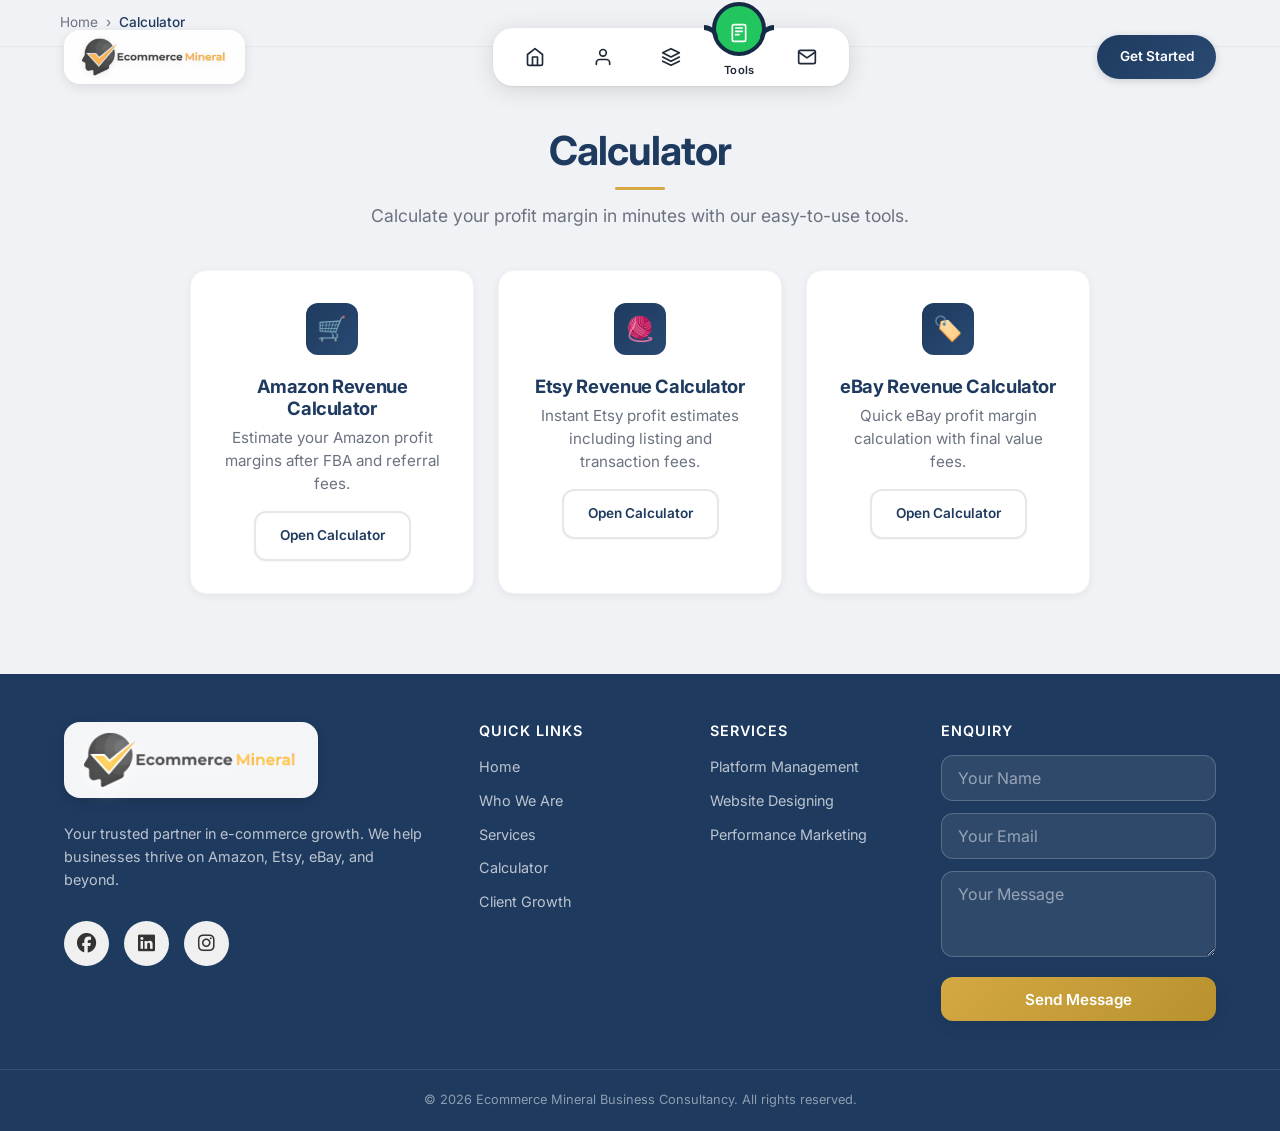
<file: calculators.html>
<!DOCTYPE html>
<html lang="en">
<head>
    <meta charset="UTF-8">
    <meta name="viewport" content="width=device-width, initial-scale=1.0">
    <title>Calculator | Ecommerce Mineral Business Consultancy</title>
    <link rel="preconnect" href="https://fonts.googleapis.com">
    <link rel="preconnect" href="https://fonts.gstatic.com" crossorigin>
    <link href="https://fonts.googleapis.com/css2?family=Inter:wght@300;400;500;600;700&family=Playfair+Display:wght@600;700&display=swap" rel="stylesheet">
    <link rel="stylesheet" href="css/style.css">
    <link rel="icon" href="images/Fav_icon.png" type="image/png">
</head>
<body>
    <div id="header-placeholder"></div>

    <!-- Breadcrumbs -->
    <nav class="breadcrumbs" aria-label="Breadcrumb">
        <ol>
            <li><a href="index.html">Home</a></li>
            <li>Calculator</li>
        </ol>
    </nav>

    <main>
        <section class="section-padding">
            <div class="container text-center">
                <h2 class="section-title fade-in">Calculator</h2>
                <p class="section-subtitle fade-in">Calculate your profit margin in minutes with our easy-to-use tools.</p>
                <div class="card-grid" style="max-width: 900px; margin: 0 auto;">
                    <a href="calculators/amazon.html" class="card fade-in fade-in-delay-1" style="text-decoration: none; color: inherit;">
                        <div class="card-icon">🛒</div>
                        <h3>Amazon Revenue Calculator</h3>
                        <p>Estimate your Amazon profit margins after FBA and referral fees.</p>
                        <span class="btn btn-outline" style="margin-top: 1rem; font-size: 0.85rem;">Open Calculator</span>
                    </a>
                    <a href="calculators/etsy.html" class="card fade-in fade-in-delay-2" style="text-decoration: none; color: inherit;">
                        <div class="card-icon">🧶</div>
                        <h3>Etsy Revenue Calculator</h3>
                        <p>Instant Etsy profit estimates including listing and transaction fees.</p>
                        <span class="btn btn-outline" style="margin-top: 1rem; font-size: 0.85rem;">Open Calculator</span>
                    </a>
                    <a href="calculators/ebay.html" class="card fade-in fade-in-delay-3" style="text-decoration: none; color: inherit;">
                        <div class="card-icon">🏷️</div>
                        <h3>eBay Revenue Calculator</h3>
                        <p>Quick eBay profit margin calculation with final value fees.</p>
                        <span class="btn btn-outline" style="margin-top: 1rem; font-size: 0.85rem;">Open Calculator</span>
                    </a>
                </div>
            </div>
        </section>
    </main>

    <div id="footer-placeholder"></div>

    <script src="js/main.js"></script>
</body>
</html>
</file>
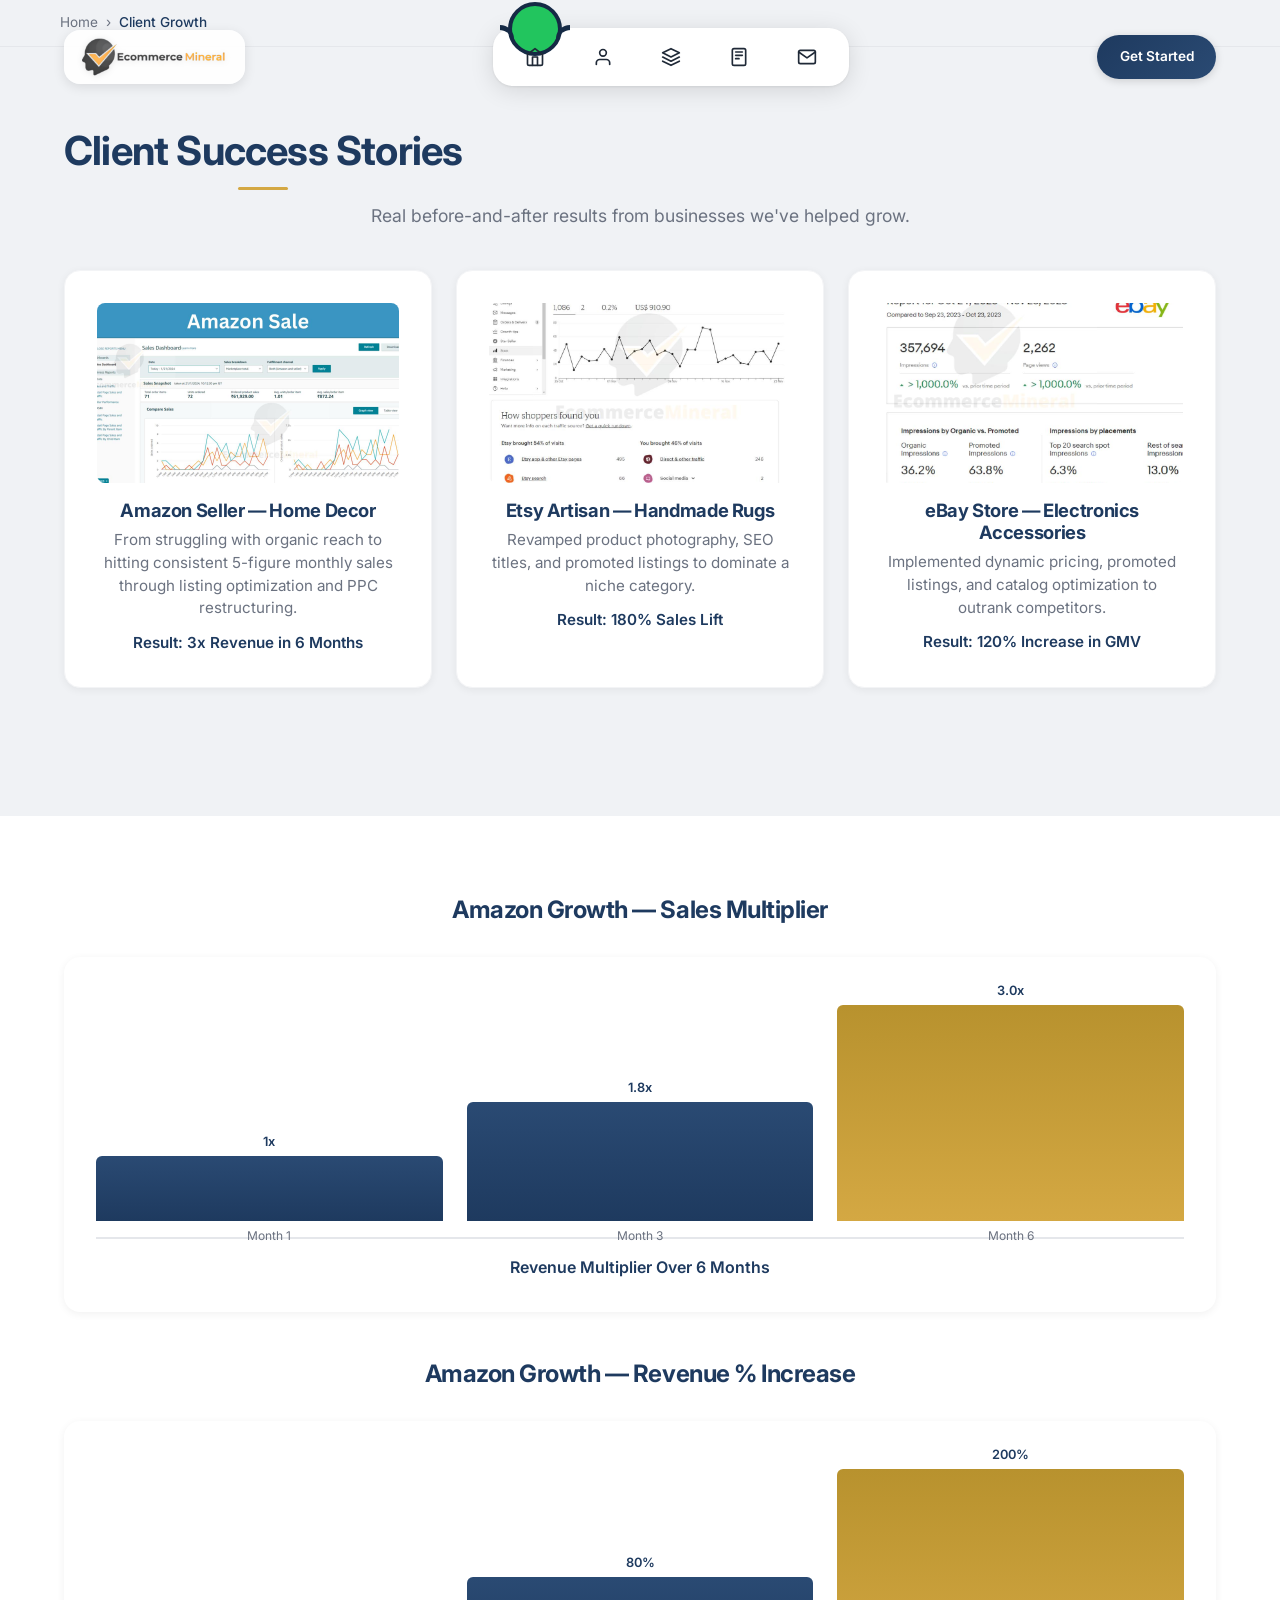
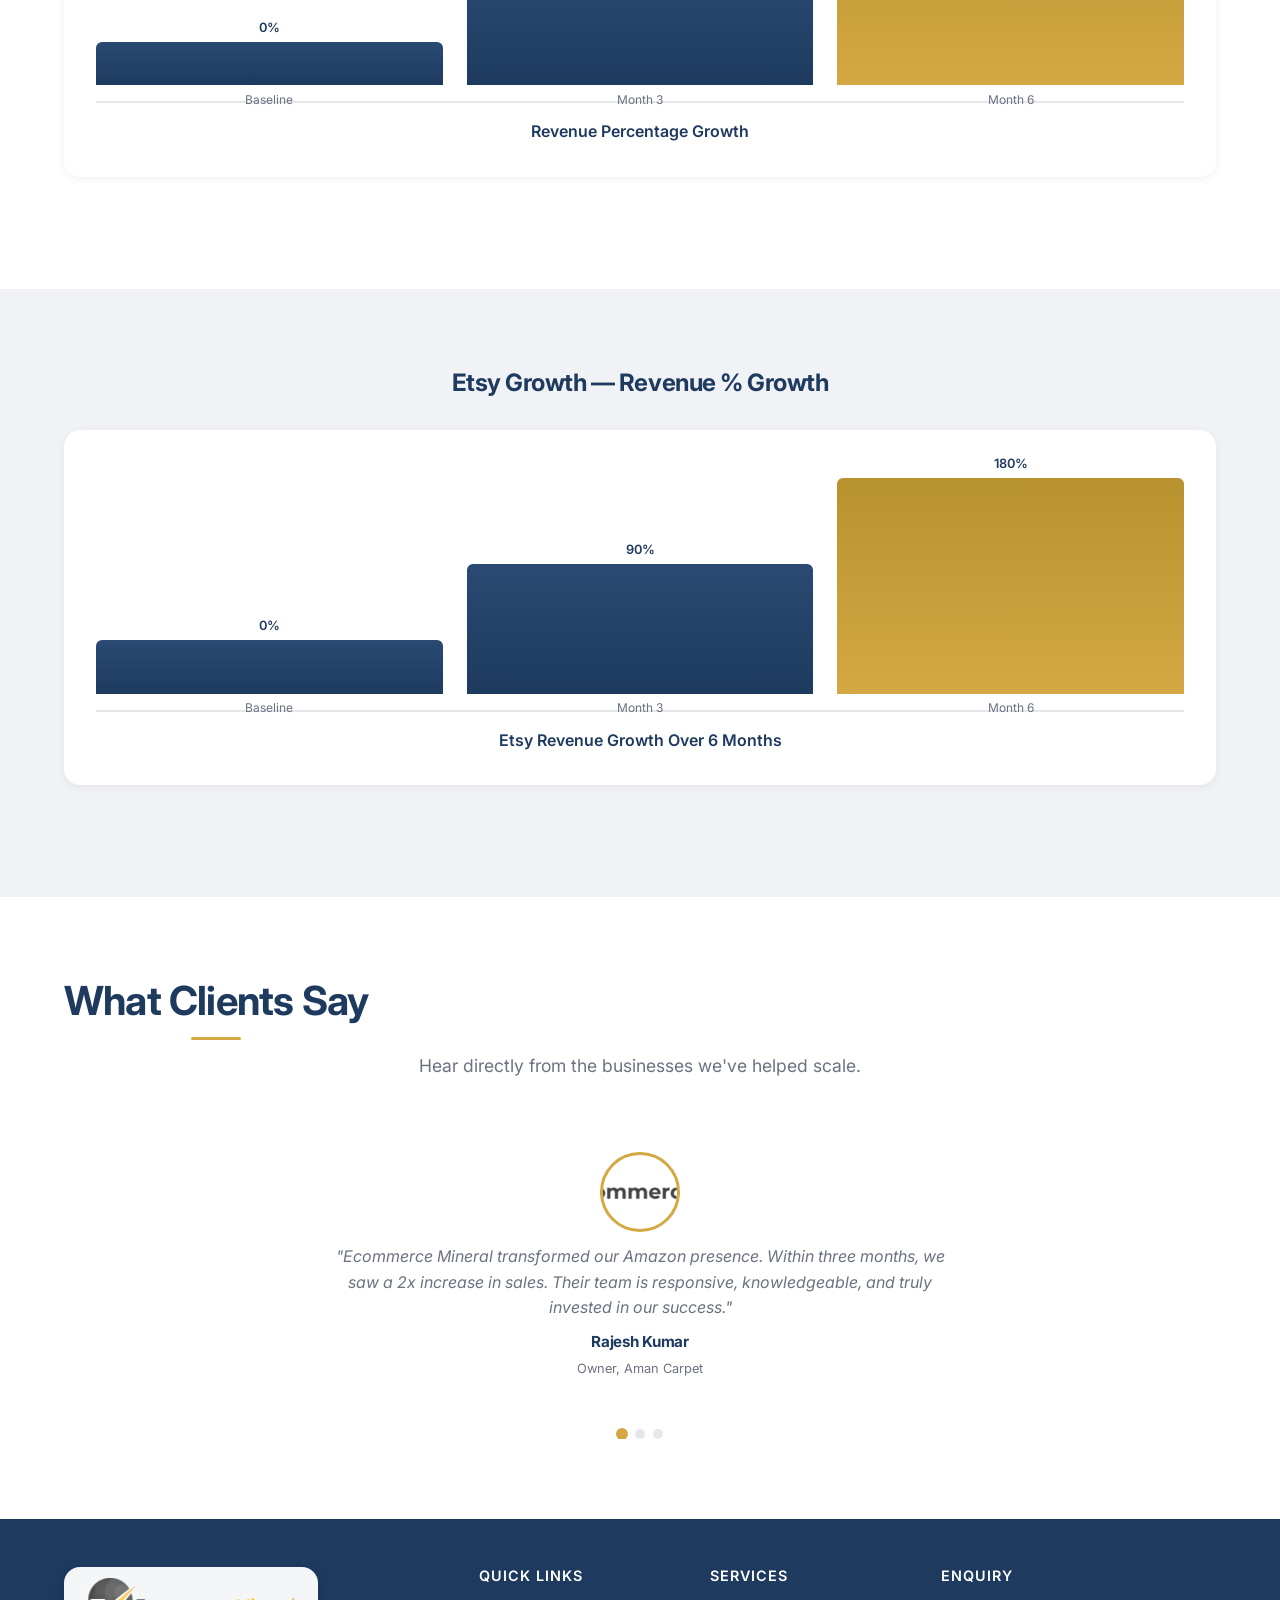
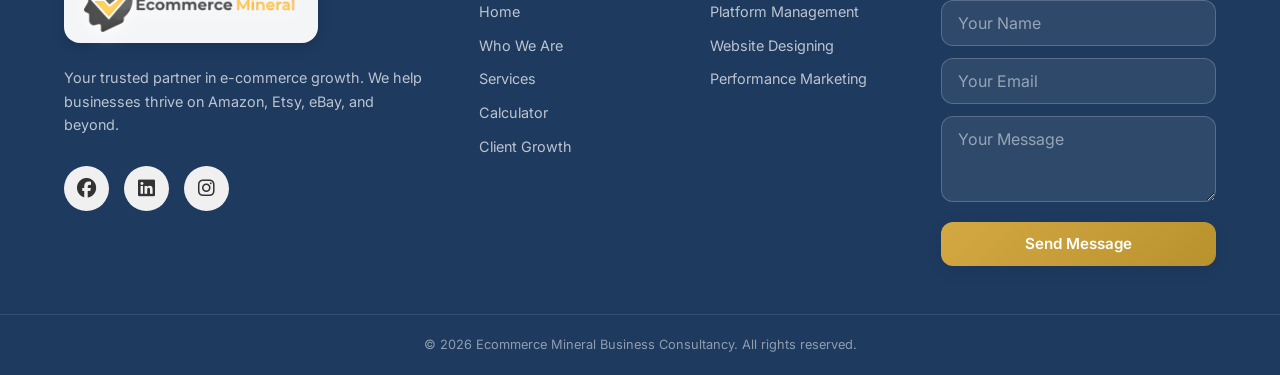
<file: case-studies.html>
<!DOCTYPE html>
<html lang="en">
<head>
    <meta charset="UTF-8">
    <meta name="viewport" content="width=device-width, initial-scale=1.0">
    <title>Client Growth | Ecommerce Mineral Business Consultancy</title>
    <link rel="preconnect" href="https://fonts.googleapis.com">
    <link rel="preconnect" href="https://fonts.gstatic.com" crossorigin>
    <link href="https://fonts.googleapis.com/css2?family=Inter:wght@300;400;500;600;700&family=Playfair+Display:wght@600;700&display=swap" rel="stylesheet">
    <link rel="stylesheet" href="css/style.css">
    <link rel="icon" href="images/Fav_icon.png" type="image/png">
</head>
<body>
    <div id="header-placeholder"></div>

    <!-- Breadcrumbs -->
    <nav class="breadcrumbs" aria-label="Breadcrumb">
        <ol>
            <li><a href="index.html">Home</a></li>
            <li>Client Growth</li>
        </ol>
    </nav>

    <main>
        <!-- Case Studies -->
        <section class="section-padding">
            <div class="container">
                <h2 class="section-title fade-in text-center">Client Success Stories</h2>
                <p class="section-subtitle fade-in text-center">Real before-and-after results from businesses we've helped grow.</p>

                <div class="card-grid" style="margin-bottom: 3rem;">
                    <div class="card fade-in fade-in-delay-1">
                        <img src="images/Amazon Sala.jpeg" alt="Amazon sales growth before and after" style="border-radius: 8px; margin-bottom: 1rem; height: 180px; object-fit: cover; width: 100%;">
                        <h3>Amazon Seller — Home Decor</h3>
                        <p>From struggling with organic reach to hitting consistent 5-figure monthly sales through listing optimization and PPC restructuring.</p>
                        <p style="margin-top: 0.75rem; font-weight: 600; color: var(--primary);">Result: 3x Revenue in 6 Months</p>
                    </div>
                    <div class="card fade-in fade-in-delay-2">
                        <img src="images/Etsy Sale.jpeg" alt="Etsy store growth before and after" style="border-radius: 8px; margin-bottom: 1rem; height: 180px; object-fit: cover; width: 100%;">
                        <h3>Etsy Artisan — Handmade Rugs</h3>
                        <p>Revamped product photography, SEO titles, and promoted listings to dominate a niche category.</p>
                        <p style="margin-top: 0.75rem; font-weight: 600; color: var(--primary);">Result: 180% Sales Lift</p>
                    </div>
                    <div class="card fade-in fade-in-delay-3">
                        <img src="images/Ebay Sale.jpeg" alt="eBay seller growth before and after" style="border-radius: 8px; margin-bottom: 1rem; height: 180px; object-fit: cover; width: 100%;">
                        <h3>eBay Store — Electronics Accessories</h3>
                        <p>Implemented dynamic pricing, promoted listings, and catalog optimization to outrank competitors.</p>
                        <p style="margin-top: 0.75rem; font-weight: 600; color: var(--primary);">Result: 120% Increase in GMV</p>
                    </div>
                </div>
            </div>
        </section>

        <!-- Amazon Growth Chart -->
        <section class="section-padding" style="background: var(--bg-white);">
            <div class="container">
                <h3 class="fade-in text-center" style="font-size: 1.5rem; margin-bottom: 2rem;">Amazon Growth — Sales Multiplier</h3>
                <div class="chart-bar fade-in">
                    <div class="bar-visual">
                        <div class="bar" style="height: 30%;">
                            <span class="bar-value">1x</span>
                            <span class="bar-label">Month 1</span>
                        </div>
                        <div class="bar" style="height: 55%;">
                            <span class="bar-value">1.8x</span>
                            <span class="bar-label">Month 3</span>
                        </div>
                        <div class="bar accent" style="height: 100%;">
                            <span class="bar-value">3.0x</span>
                            <span class="bar-label">Month 6</span>
                        </div>
                    </div>
                    <p style="text-align:center; font-weight:600; color: var(--primary);">Revenue Multiplier Over 6 Months</p>
                </div>

                <h3 class="fade-in text-center" style="font-size: 1.5rem; margin: 3rem 0 2rem;">Amazon Growth — Revenue % Increase</h3>
                <div class="chart-bar fade-in">
                    <div class="bar-visual">
                        <div class="bar" style="height: 20%;">
                            <span class="bar-value">0%</span>
                            <span class="bar-label">Baseline</span>
                        </div>
                        <div class="bar" style="height: 50%;">
                            <span class="bar-value">80%</span>
                            <span class="bar-label">Month 3</span>
                        </div>
                        <div class="bar accent" style="height: 100%;">
                            <span class="bar-value">200%</span>
                            <span class="bar-label">Month 6</span>
                        </div>
                    </div>
                    <p style="text-align:center; font-weight:600; color: var(--primary);">Revenue Percentage Growth</p>
                </div>
            </div>
        </section>

        <!-- Etsy Growth Chart -->
        <section class="section-padding">
            <div class="container">
                <h3 class="fade-in text-center" style="font-size: 1.5rem; margin-bottom: 2rem;">Etsy Growth — Revenue % Growth</h3>
                <div class="chart-bar fade-in">
                    <div class="bar-visual">
                        <div class="bar" style="height: 25%;">
                            <span class="bar-value">0%</span>
                            <span class="bar-label">Baseline</span>
                        </div>
                        <div class="bar" style="height: 60%;">
                            <span class="bar-value">90%</span>
                            <span class="bar-label">Month 3</span>
                        </div>
                        <div class="bar accent" style="height: 100%;">
                            <span class="bar-value">180%</span>
                            <span class="bar-label">Month 6</span>
                        </div>
                    </div>
                    <p style="text-align:center; font-weight:600; color: var(--primary);">Etsy Revenue Growth Over 6 Months</p>
                </div>
            </div>
        </section>

        <!-- Testimonials -->
        <section class="section-padding" style="background: var(--bg-white);">
            <div class="container">
                <h2 class="section-title fade-in text-center">What Clients Say</h2>
                <p class="section-subtitle fade-in text-center">Hear directly from the businesses we've helped scale.</p>
                <div class="testimonial-carousel fade-in">
                    <div class="testimonial-track">
                        <div class="testimonial-item">
                            <img src="images/Logo-Transparent.png" alt="Client photo">
                            <blockquote>"Ecommerce Mineral transformed our Amazon presence. Within three months, we saw a 2x increase in sales. Their team is responsive, knowledgeable, and truly invested in our success."</blockquote>
                            <h4>Rajesh Kumar</h4>
                            <span>Owner, Aman Carpet</span>
                        </div>
                        <div class="testimonial-item">
                            <img src="images/Logo-Transparent.png" alt="Client photo">
                            <blockquote>"The Etsy strategy they built for us was a game changer. Our handmade rugs went from 10 orders a month to over 100. Highly recommended for any artisan looking to grow online."</blockquote>
                            <h4>Priya Sharma</h4>
                            <span>Founder, Decorify Rugs</span>
                        </div>
                        <div class="testimonial-item">
                            <img src="images/Logo-Transparent.png" alt="Client photo">
                            <blockquote>"From website design to Meta Ads, they handled everything. Our return on ad spend quadrupled in 90 days. A true partner for any e-commerce brand."</blockquote>
                            <h4>Amit Patel</h4>
                            <span>CEO, Cobrizo</span>
                        </div>
                    </div>
                    <div class="carousel-nav">
                        <button class="carousel-dot active"></button>
                        <button class="carousel-dot"></button>
                        <button class="carousel-dot"></button>
                    </div>
                </div>
            </div>
        </section>
    </main>

    <div id="footer-placeholder"></div>

    <script src="js/main.js"></script>
</body>
</html>
</file>
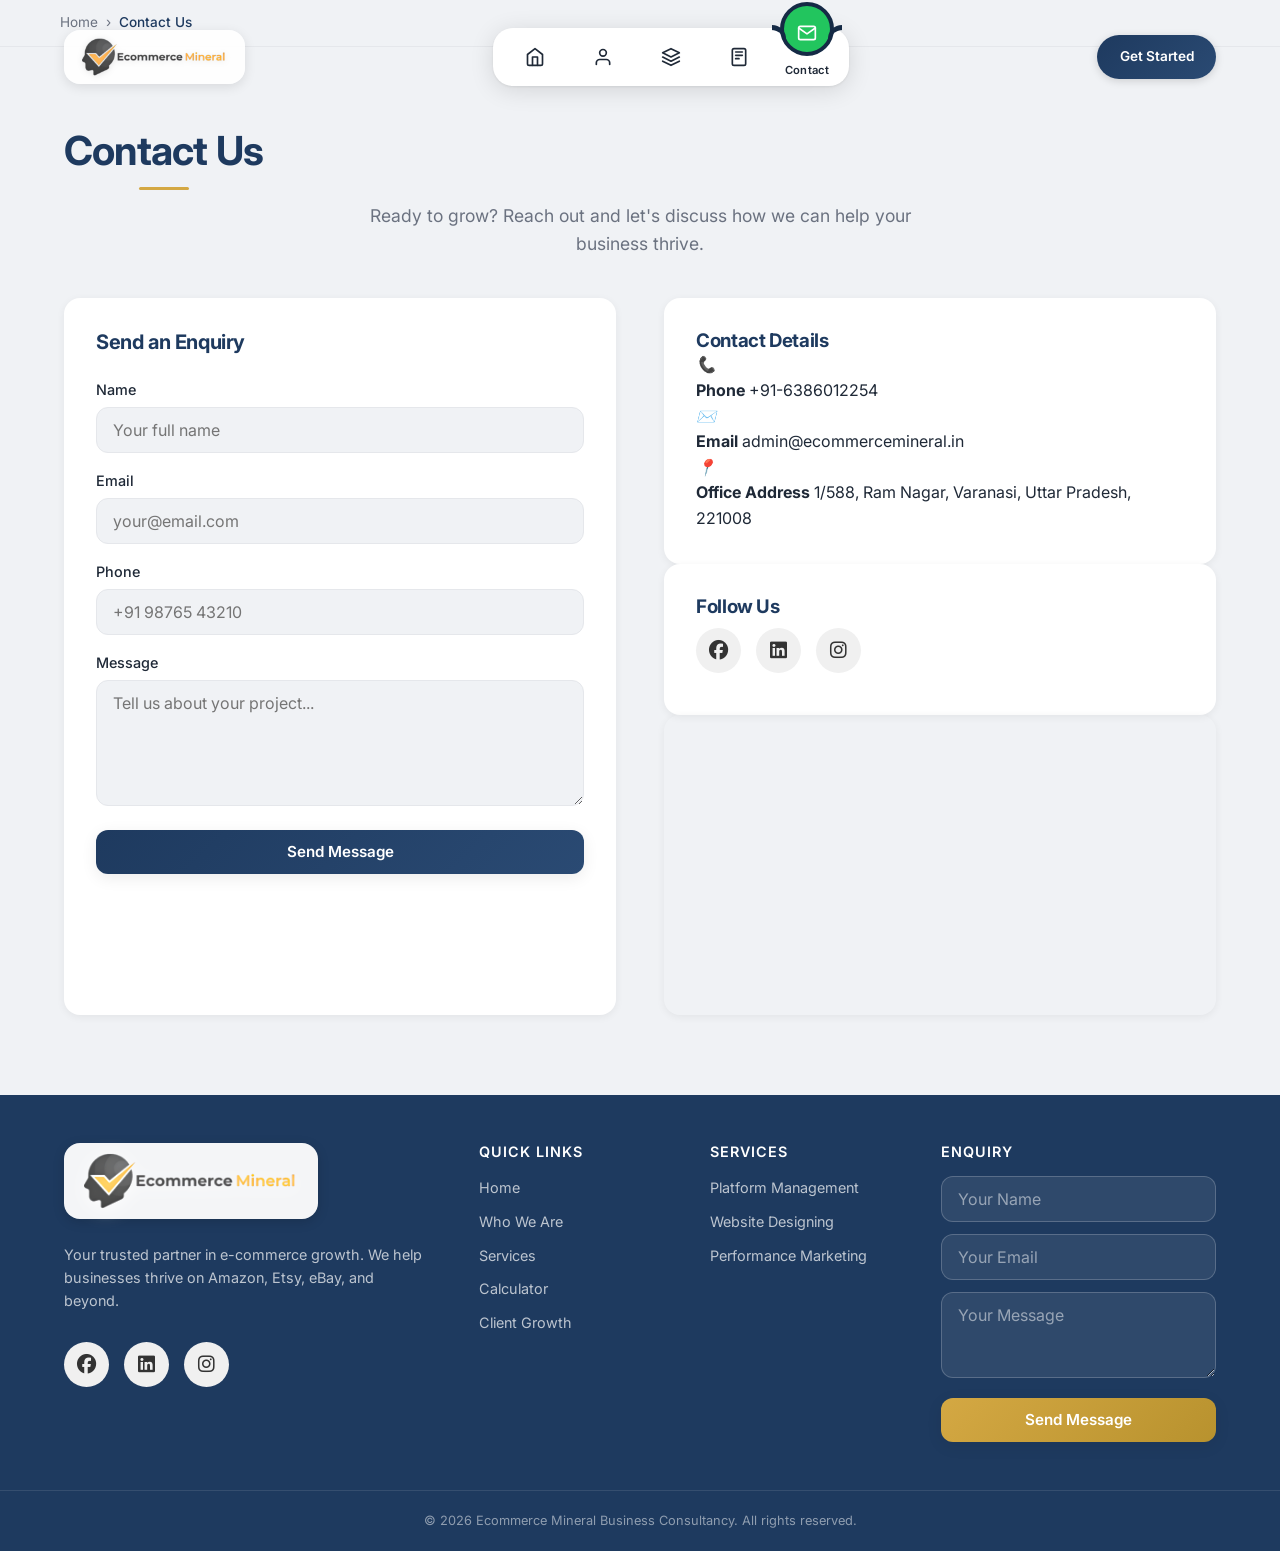
<file: contact.html>
<!DOCTYPE html>
<html lang="en">
<head>
    <meta charset="UTF-8">
    <meta name="viewport" content="width=device-width, initial-scale=1.0">
    <title>Contact Us | Ecommerce Mineral Business Consultancy</title>
    <link rel="preconnect" href="https://fonts.googleapis.com">
    <link rel="preconnect" href="https://fonts.gstatic.com" crossorigin>
    <link href="https://fonts.googleapis.com/css2?family=Inter:wght@300;400;500;600;700&family=Playfair+Display:wght@600;700&display=swap" rel="stylesheet">
    <link rel="stylesheet" href="css/style.css">
    <link rel="icon" href="images/Fav_icon.png" type="image/png">
    <link rel="stylesheet" href="https://cdnjs.cloudflare.com/ajax/libs/font-awesome/6.5.1/css/all.min.css">
</head>
<body>
    <div id="header-placeholder"></div>

    <!-- Breadcrumbs -->
    <nav class="breadcrumbs" aria-label="Breadcrumb">
        <ol>
            <li><a href="index.html">Home</a></li>
            <li>Contact Us</li>
        </ol>
    </nav>

    <main>
        <section class="section-padding">
            <div class="container">
                <h2 class="section-title fade-in text-center">Contact Us</h2>
                <p class="section-subtitle fade-in text-center">Ready to grow? Reach out and let's discuss how we can help your business thrive.</p>

                <div class="contact-grid">
                    <!-- Enquiry Form -->
                    <div class="contact-form fade-in">
                        <h3 style="margin-bottom: 1.5rem; font-size: 1.25rem;">Send an Enquiry</h3>
                        <form onsubmit="event.preventDefault(); alert('Thank you for reaching out! We will get back to you within 24 hours.');">
                            <div class="form-group">
                                <label for="contact-name">Name</label>
                                <input type="text" id="contact-name" placeholder="Your full name" required>
                            </div>
                            <div class="form-group">
                                <label for="contact-email">Email</label>
                                <input type="email" id="contact-email" placeholder="your@email.com" required>
                            </div>
                            <div class="form-group">
                                <label for="contact-phone">Phone</label>
                                <input type="tel" id="contact-phone" placeholder="+91 98765 43210">
                            </div>
                            <div class="form-group">
                                <label for="contact-message">Message</label>
                                <textarea id="contact-message" rows="5" placeholder="Tell us about your project..." required></textarea>
                            </div>
                            <button type="submit" class="btn btn-primary" style="width: 100%;">Send Message</button>
                        </form>
                    </div>

                    <!-- Contact Info & Map -->
                    <div>
                        <div class="contact-info-block fade-in fade-in-delay-1">
                            <h3>Contact Details</h3>
                            <div class="info-item">
                                <i>📞</i>
                                <div>
                                    <strong>Phone</strong>
                                    <span>+91-6386012254</span>
                                </div>
                            </div>
                            <div class="info-item">
                                <i>✉️</i>
                                <div>
                                    <strong>Email</strong>
                                    <span>admin@ecommercemineral.in</span>
                                </div>
                            </div>
                            <div class="info-item">
                                <i>📍</i>
                                <div>
                                    <strong>Office Address</strong>
                                    <span>1/588, Ram Nagar, Varanasi, Uttar Pradesh, 221008</span>
                                </div>
                            </div>
                        </div>

                        <div class="contact-info-block fade-in fade-in-delay-2" style="margin-bottom: 2 rem;">
                            <h3>Follow Us</h3>
                            <div class="social-links">
                                <a href="#" aria-label="Facebook"><i class="fa-brands fa-facebook"></i></a>
                                <a href="#" aria-label="LinkedIn"><i class="fa-brands fa-linkedin"></i></a>
                                <a href="#" aria-label="Instagram"><i class="fa-brands fa-instagram"></i></a>
                            </div>
                        </div>

                        <div class="map-container fade-in fade-in-delay-3">
                            <iframe src="https://www.google.com/maps/embed?pb=!1m18!1m12!1m3!1d3608.0389841649453!2d83.029247!3d25.269274!2m3!1f0!2f0!3f0!3m2!1i1024!2i768!4f13.1!3m3!1m2!1s0x398e2fce33e681c9%3A0xd374d8d3160c64b6!2sEcommerce%20Mineral%20Business%20Consultancy!5e0!3m2!1sen!2sin!4v1777280378469!5m2!1sen!2sin" width="600" height="450" style="border:0;" allowfullscreen="" loading="lazy" referrerpolicy="no-referrer-when-downgrade"></iframe>
                        </div>
                    </div>
                </div>
            </div>
        </section>
    </main>

    <div id="footer-placeholder"></div>

    <script src="js/main.js"></script>
</body>
</html>
</file>
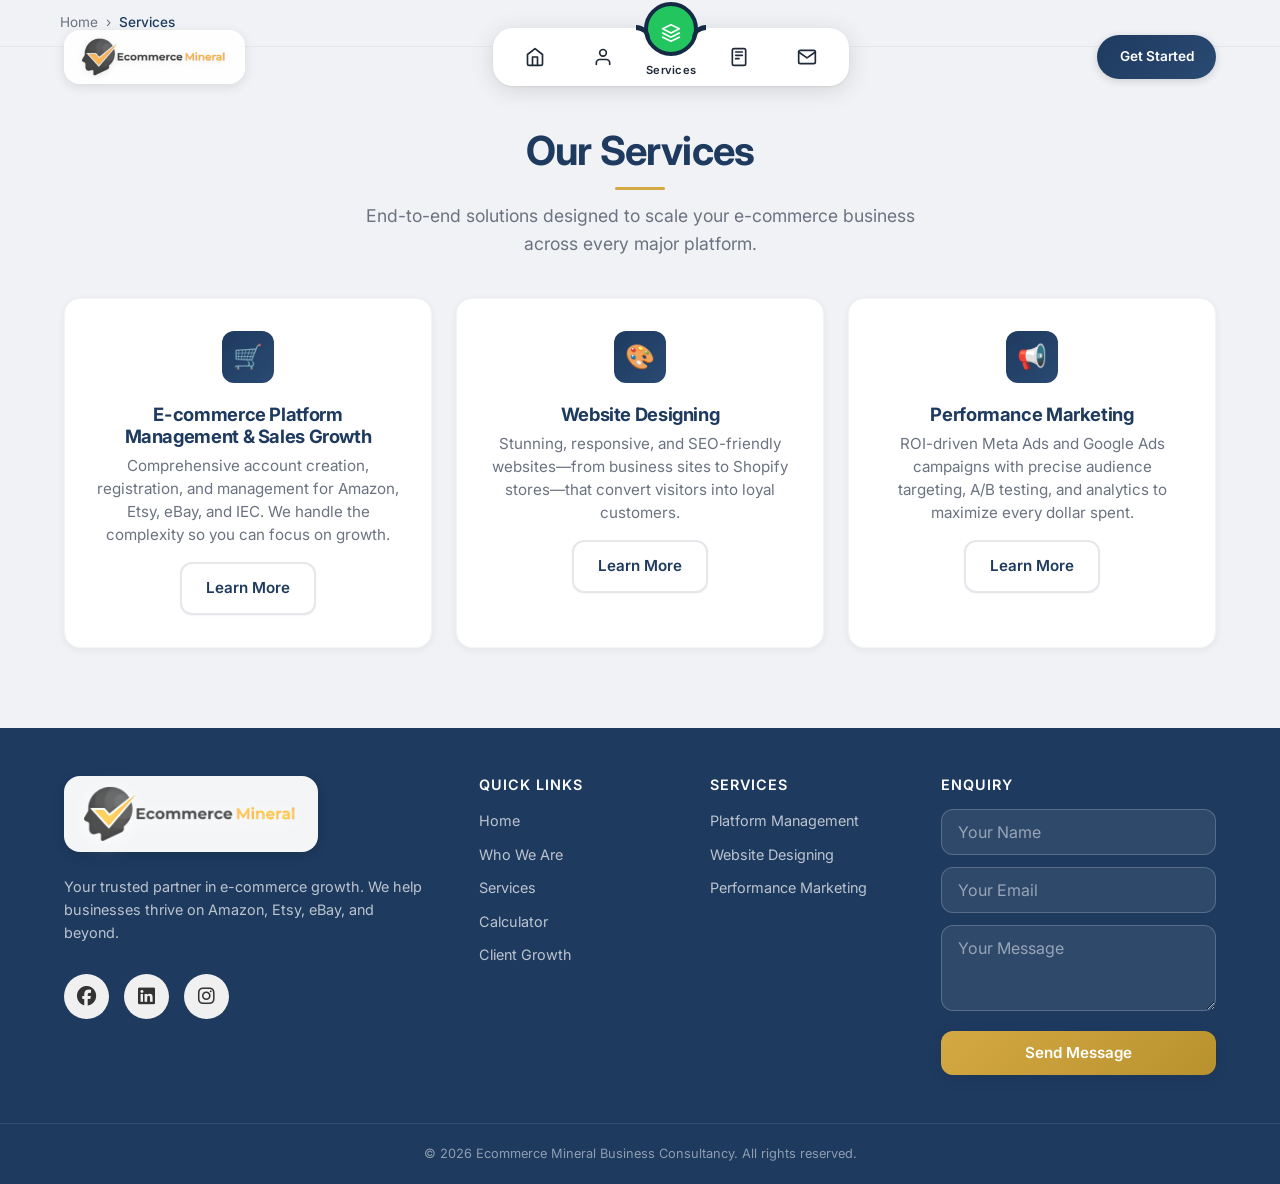
<file: services.html>
<!DOCTYPE html>
<html lang="en">
<head>
    <meta charset="UTF-8">
    <meta name="viewport" content="width=device-width, initial-scale=1.0">
    <title>Services | Ecommerce Mineral Business Consultancy</title>
    <link rel="preconnect" href="https://fonts.googleapis.com">
    <link rel="preconnect" href="https://fonts.gstatic.com" crossorigin>
    <link href="https://fonts.googleapis.com/css2?family=Inter:wght@300;400;500;600;700&family=Playfair+Display:wght@600;700&display=swap" rel="stylesheet">
    <link rel="stylesheet" href="css/style.css">
    <link rel="icon" href="images/Fav_icon.png" type="image/png">
</head>
<body>
    <div id="header-placeholder"></div>

    <!-- Breadcrumbs -->
    <nav class="breadcrumbs" aria-label="Breadcrumb">
        <ol>
            <li><a href="index.html">Home</a></li>
            <li>Services</li>
        </ol>
    </nav>

    <main>
        <section class="section-padding">
            <div class="container text-center">
                <h2 class="section-title fade-in">Our Services</h2>
                <p class="section-subtitle fade-in">End-to-end solutions designed to scale your e-commerce business across every major platform.</p>
                <div class="card-grid">
                    <div class="card fade-in fade-in-delay-1">
                        <div class="card-icon">🛒</div>
                        <h3>E-commerce Platform Management & Sales Growth</h3>
                        <p>Comprehensive account creation, registration, and management for Amazon, Etsy, eBay, and IEC. We handle the complexity so you can focus on growth.</p>
                        <a href="services/platform-management.html" class="btn btn-outline" style="margin-top: 1rem;">Learn More</a>
                    </div>
                    <div class="card fade-in fade-in-delay-2">
                        <div class="card-icon">🎨</div>
                        <h3>Website Designing</h3>
                        <p>Stunning, responsive, and SEO-friendly websites—from business sites to Shopify stores—that convert visitors into loyal customers.</p>
                        <a href="services/web-design.html" class="btn btn-outline" style="margin-top: 1rem;">Learn More</a>
                    </div>
                    <div class="card fade-in fade-in-delay-3">
                        <div class="card-icon">📢</div>
                        <h3>Performance Marketing</h3>
                        <p>ROI-driven Meta Ads and Google Ads campaigns with precise audience targeting, A/B testing, and analytics to maximize every dollar spent.</p>
                        <a href="services/performance-marketing.html" class="btn btn-outline" style="margin-top: 1rem;">Learn More</a>
                    </div>
                </div>
            </div>
        </section>
    </main>

    <div id="footer-placeholder"></div>

    <script src="js/main.js"></script>
</body>
</html>
</file>
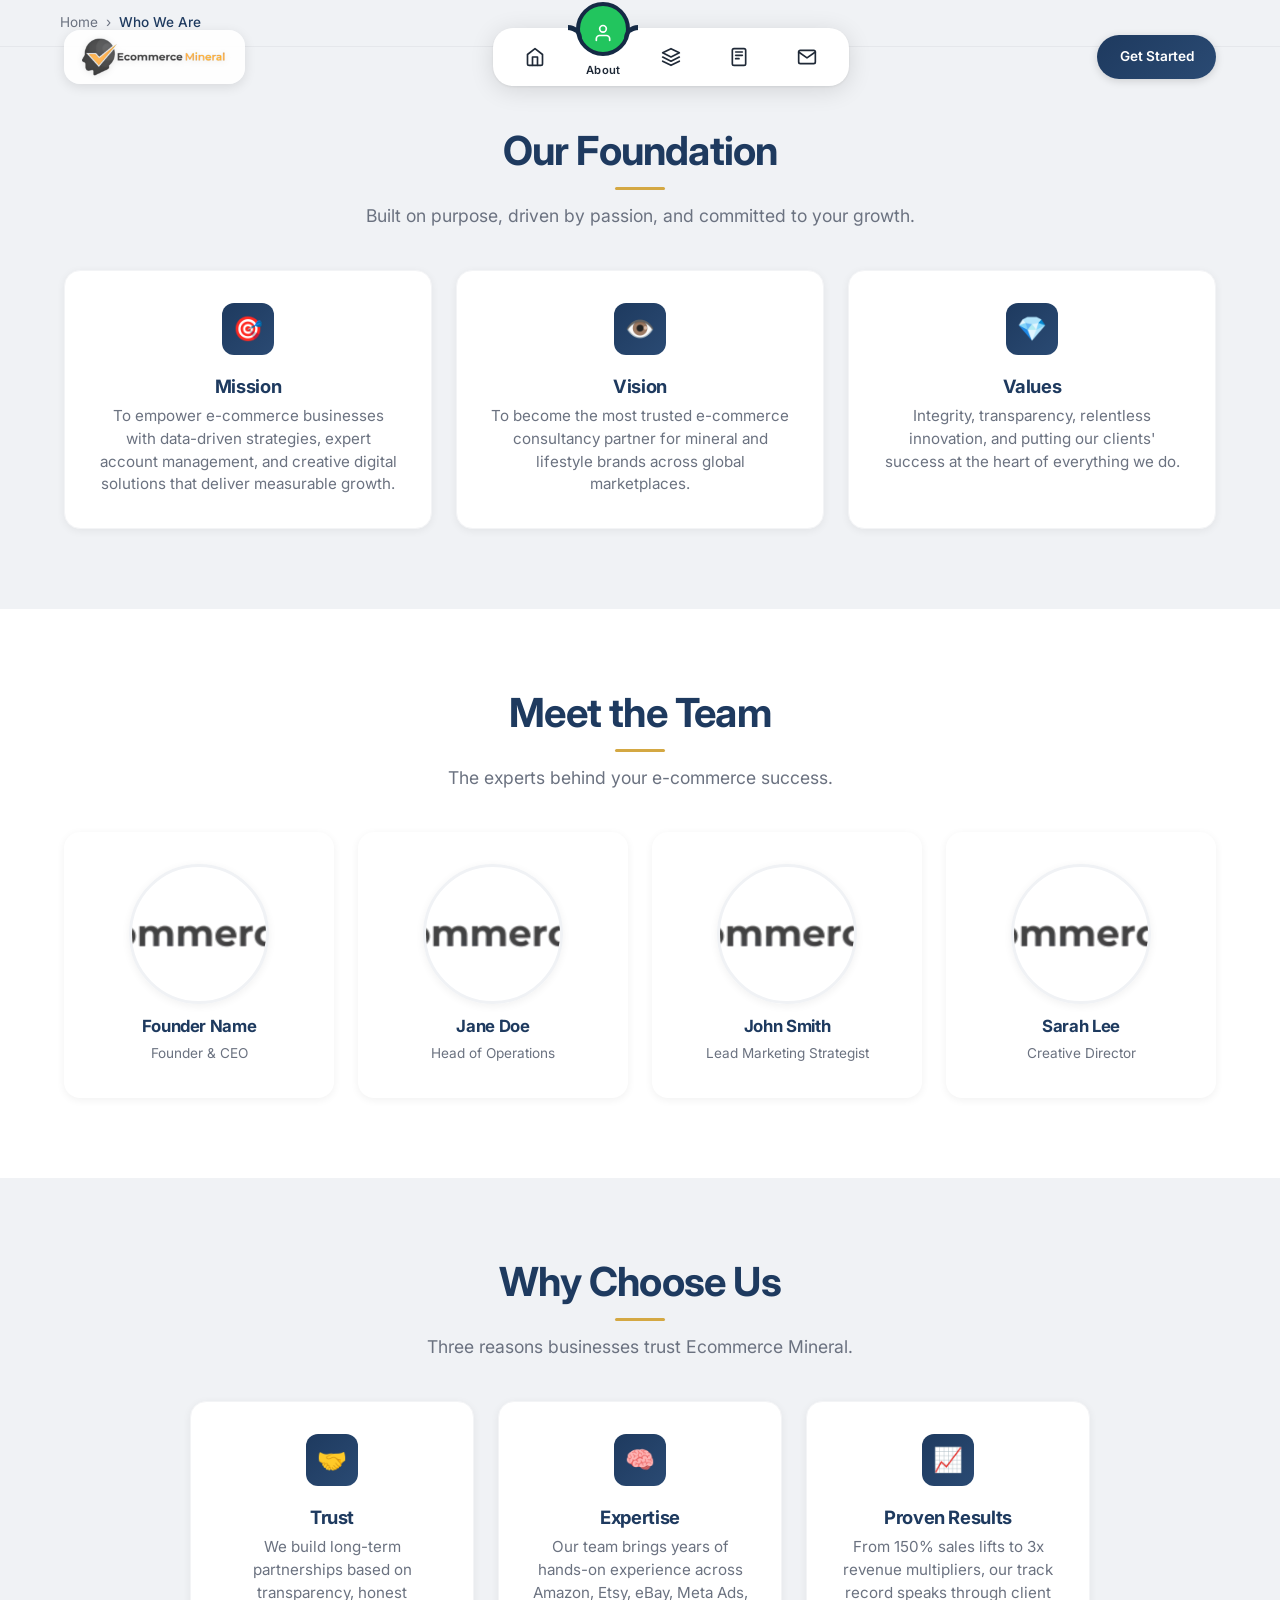
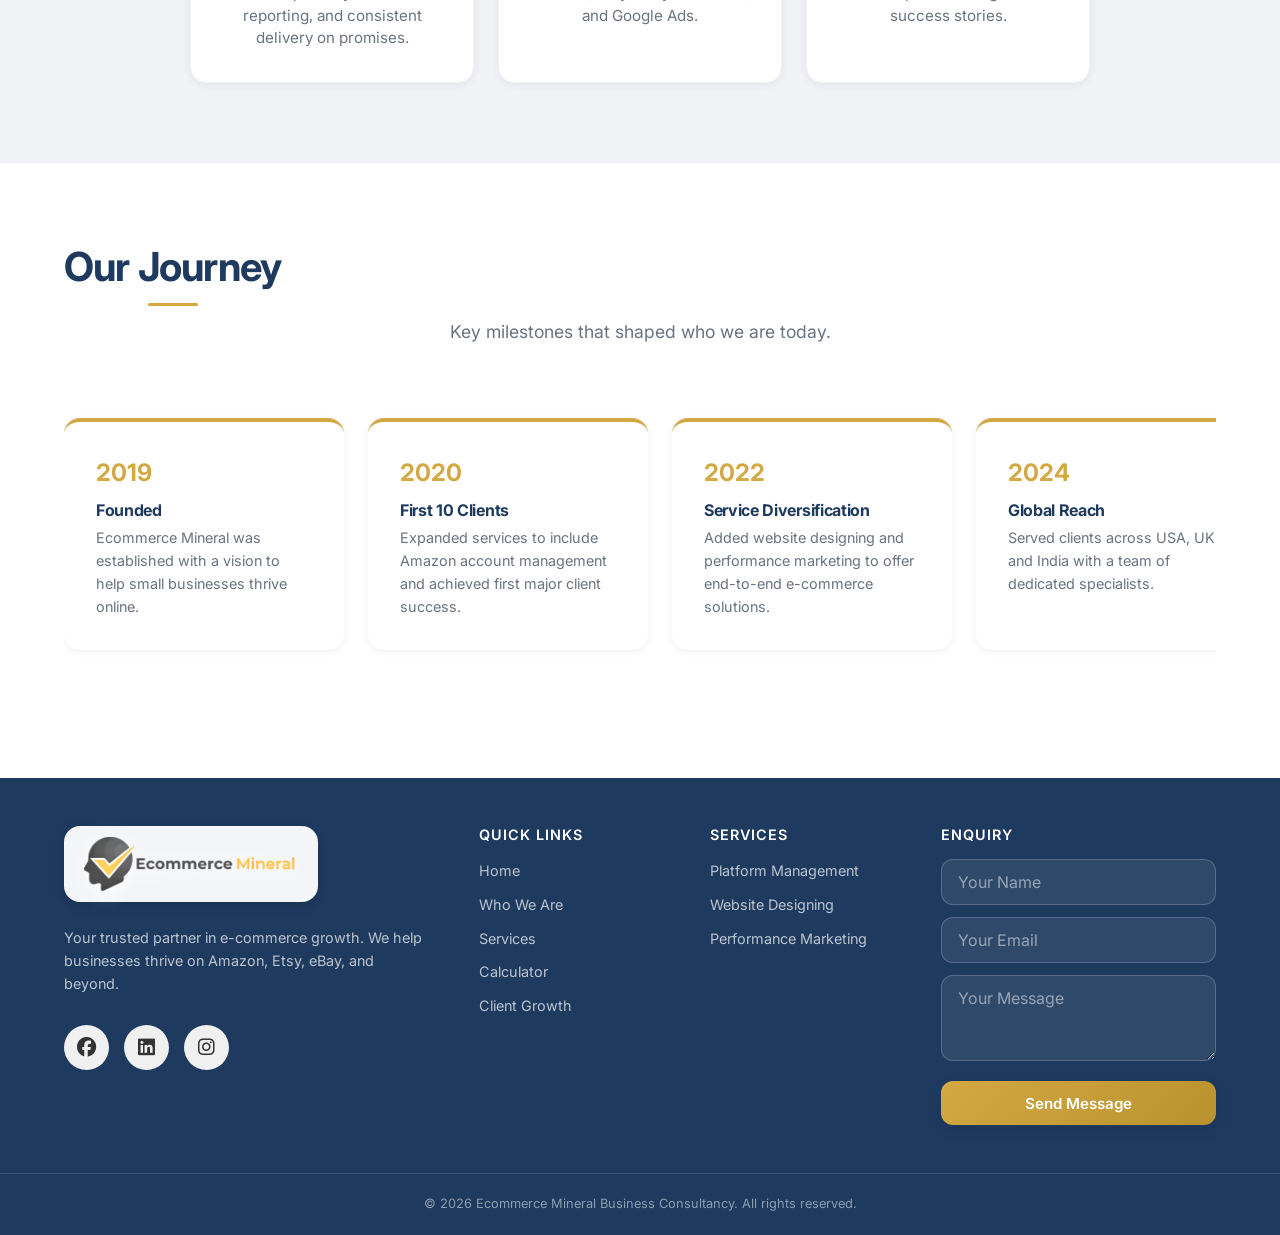
<file: who-we-are.html>
<!DOCTYPE html>
<html lang="en">
<head>
    <meta charset="UTF-8">
    <meta name="viewport" content="width=device-width, initial-scale=1.0">
    <title>Who We Are | Ecommerce Mineral Business Consultancy</title>
    <link rel="preconnect" href="https://fonts.googleapis.com">
    <link rel="preconnect" href="https://fonts.gstatic.com" crossorigin>
    <link href="https://fonts.googleapis.com/css2?family=Inter:wght@300;400;500;600;700&family=Playfair+Display:wght@600;700&display=swap" rel="stylesheet">
    <link rel="stylesheet" href="css/style.css">
    <link rel="icon" href="images/Fav_icon.png" type="image/png">
</head>
<body>
    <div id="header-placeholder"></div>

    <!-- Breadcrumbs -->
    <nav class="breadcrumbs" aria-label="Breadcrumb">
        <ol>
            <li><a href="index.html">Home</a></li>
            <li>Who We Are</li>
        </ol>
    </nav>

    <main>
        <!-- Mission, Vision, Values -->
        <section class="section-padding">
            <div class="container text-center">
                <h2 class="section-title fade-in">Our Foundation</h2>
                <p class="section-subtitle fade-in">Built on purpose, driven by passion, and committed to your growth.</p>
                <div class="card-grid">
                    <div class="card fade-in fade-in-delay-1">
                        <div class="card-icon">🎯</div>
                        <h3>Mission</h3>
                        <p>To empower e-commerce businesses with data-driven strategies, expert account management, and creative digital solutions that deliver measurable growth.</p>
                    </div>
                    <div class="card fade-in fade-in-delay-2">
                        <div class="card-icon">👁️</div>
                        <h3>Vision</h3>
                        <p>To become the most trusted e-commerce consultancy partner for mineral and lifestyle brands across global marketplaces.</p>
                    </div>
                    <div class="card fade-in fade-in-delay-3">
                        <div class="card-icon">💎</div>
                        <h3>Values</h3>
                        <p>Integrity, transparency, relentless innovation, and putting our clients' success at the heart of everything we do.</p>
                    </div>
                </div>
            </div>
        </section>

        <!-- Founder & Team -->
        <section class="section-padding" style="background: var(--bg-white);">
            <div class="container text-center">
                <h2 class="section-title fade-in">Meet the Team</h2>
                <p class="section-subtitle fade-in">The experts behind your e-commerce success.</p>
                <div class="team-grid">
                    <div class="team-member fade-in fade-in-delay-1">
                        <img src="images/Logo-Transparent.png" alt="Founder photo">
                        <h4>Founder Name</h4>
                        <span>Founder & CEO</span>
                    </div>
                    <div class="team-member fade-in fade-in-delay-2">
                        <img src="images/Logo-Transparent.png" alt="Team member photo">
                        <h4>Jane Doe</h4>
                        <span>Head of Operations</span>
                    </div>
                    <div class="team-member fade-in fade-in-delay-3">
                        <img src="images/Logo-Transparent.png" alt="Team member photo">
                        <h4>John Smith</h4>
                        <span>Lead Marketing Strategist</span>
                    </div>
                    <div class="team-member fade-in fade-in-delay-4">
                        <img src="images/Logo-Transparent.png" alt="Team member photo">
                        <h4>Sarah Lee</h4>
                        <span>Creative Director</span>
                    </div>
                </div>
            </div>
        </section>

        <!-- Why Choose Us -->
        <section class="section-padding">
            <div class="container text-center">
                <h2 class="section-title fade-in">Why Choose Us</h2>
                <p class="section-subtitle fade-in">Three reasons businesses trust Ecommerce Mineral.</p>
                <div class="card-grid" style="max-width: 900px; margin: 0 auto;">
                    <div class="card fade-in fade-in-delay-1">
                        <div class="card-icon">🤝</div>
                        <h3>Trust</h3>
                        <p>We build long-term partnerships based on transparency, honest reporting, and consistent delivery on promises.</p>
                    </div>
                    <div class="card fade-in fade-in-delay-2">
                        <div class="card-icon">🧠</div>
                        <h3>Expertise</h3>
                        <p>Our team brings years of hands-on experience across Amazon, Etsy, eBay, Meta Ads, and Google Ads.</p>
                    </div>
                    <div class="card fade-in fade-in-delay-3">
                        <div class="card-icon">📈</div>
                        <h3>Proven Results</h3>
                        <p>From 150% sales lifts to 3x revenue multipliers, our track record speaks through client success stories.</p>
                    </div>
                </div>
            </div>
        </section>

        <!-- Timeline -->
        <section class="section-padding" style="background: var(--bg-white);">
            <div class="container">
                <h2 class="section-title fade-in text-center">Our Journey</h2>
                <p class="section-subtitle fade-in text-center">Key milestones that shaped who we are today.</p>
                <div class="timeline">
                    <div class="timeline-item fade-in">
                        <div class="timeline-year">2019</div>
                        <h4>Founded</h4>
                        <p>Ecommerce Mineral was established with a vision to help small businesses thrive online.</p>
                    </div>
                    <div class="timeline-item fade-in fade-in-delay-1">
                        <div class="timeline-year">2020</div>
                        <h4>First 10 Clients</h4>
                        <p>Expanded services to include Amazon account management and achieved first major client success.</p>
                    </div>
                    <div class="timeline-item fade-in fade-in-delay-2">
                        <div class="timeline-year">2022</div>
                        <h4>Service Diversification</h4>
                        <p>Added website designing and performance marketing to offer end-to-end e-commerce solutions.</p>
                    </div>
                    <div class="timeline-item fade-in fade-in-delay-3">
                        <div class="timeline-year">2024</div>
                        <h4>Global Reach</h4>
                        <p>Served clients across USA, UK, and India with a team of dedicated specialists.</p>
                    </div>
                    <div class="timeline-item fade-in fade-in-delay-4">
                        <div class="timeline-year">2026</div>
                        <h4>Industry Leader</h4>
                        <p>Recognized as a top consultancy for mineral and lifestyle brands on global marketplaces.</p>
                    </div>
                </div>
            </div>
        </section>
    </main>

    <div id="footer-placeholder"></div>

    <script src="js/main.js"></script>
</body>
</html>
</file>
<file: css/style.css>
/* ============================================
   Ecommerce Mineral Business Consultancy
   Modern App-First Stylesheet
   ============================================ */

/* CSS Variables */
:root {
    --primary: #1E3A5F;
    --primary-dark: #152A45;
    --primary-light: #2A4A73;
    --accent: #D4A843;
    --accent-hover: #B8922E;

    --bg: #F0F2F5;
    --bg-white: #FFFFFF;
    --surface: #FFFFFF;
    --surface-elevated: #FFFFFF;

    --text: #1F2937;
    --text-secondary: #6B7280;
    --text-muted: #9CA3AF;

    --border: #E5E7EB;
    --border-light: #F3F4F6;

    --shadow-sm: 0 1px 2px rgba(0,0,0,0.04);
    --shadow: 0 2px 8px rgba(0,0,0,0.06);
    --shadow-md: 0 4px 16px rgba(0,0,0,0.08);
    --shadow-lg: 0 8px 32px rgba(0,0,0,0.12);

    --radius-sm: 8px;
    --radius: 12px;
    --radius-lg: 16px;
    --radius-xl: 24px;
    --radius-full: 9999px;

    --transition: all 0.25s cubic-bezier(0.4, 0, 0.2, 1);

    --header-height: 64px;
    --header-height-mobile: 56px;
}

/* Reset & Base */
*, *::before, *::after {
    margin: 0;
    padding: 0;
    box-sizing: border-box;
}

html {
    scroll-behavior: smooth;
    -webkit-text-size-adjust: 100%;
    -webkit-tap-highlight-color: transparent;
}

body {
    font-family: 'Inter', -apple-system, BlinkMacSystemFont, 'Segoe UI', Montserrat, Montserrat, Montserrat, sans-serif;
    font-size: 16px;
    line-height: 1.6;
    color: var(--text);
    background-color: var(--bg);
    overflow-x: hidden;
    -webkit-font-smoothing: antialiased;
    -moz-osx-font-smoothing: grayscale;
    overscroll-behavior-y: none;
    padding-bottom: 90px;
}

@supports (-webkit-touch-callout: none) {
    body {
        -webkit-overflow-scrolling: touch;
    }
}

h1, h2, h3, h4, h5, h6 {
    font-weight: 700;
    line-height: 1.2;
    color: var(--primary);
    letter-spacing: -0.02em;
}

img {
    max-width: 100%;
    height: auto;
    display: block;
}

a {
    color: var(--primary);
    text-decoration: none;
    transition: var(--transition);
}

/* Utility */
.container {
    max-width: 1200px;
    margin: 0 auto;
    padding: 0 1.25rem;
}

.section-padding {
    padding: 4rem 0;
}

.text-center {
    text-align: center;
}

/* Buttons */
.btn {
    display: inline-flex;
    align-items: center;
    justify-content: center;
    gap: 0.5rem;
    padding: 0.75rem 1.5rem;
    font-family: inherit;
    font-size: 0.95rem;
    font-weight: 600;
    border-radius: var(--radius);
    border: none;
    cursor: pointer;
    transition: var(--transition);
    text-decoration: none;
    min-height: 44px;
    min-width: 44px;
    -webkit-tap-highlight-color: transparent;
    touch-action: manipulation;
}

.btn-primary {
    background: linear-gradient(135deg, var(--primary) 0%, var(--primary-light) 100%);
    color: #fff;
    box-shadow: var(--shadow-md);
}

.btn-primary:hover {
    background: linear-gradient(135deg, var(--primary-dark) 0%, var(--primary) 100%);
    transform: translateY(-1px);
    box-shadow: var(--shadow-lg);
}

.btn-accent {
    background: linear-gradient(135deg, var(--accent) 0%, var(--accent-hover) 100%);
    color: #fff;
    box-shadow: var(--shadow-md);
}

.btn-accent:hover {
    transform: translateY(-1px);
    box-shadow: var(--shadow-lg);
}

.btn-outline {
    background: var(--surface);
    color: var(--primary);
    border: 2px solid var(--border);
    box-shadow: var(--shadow-sm);
}

.btn-outline:hover {
    border-color: var(--primary);
    background: var(--border-light);
}

/* Section titles */
.section-title {
    font-size: 2rem;
    margin-bottom: 0.75rem;
    position: relative;
    display: inline-block;
}

.section-title::after {
    content: '';
    display: block;
    width: 50px;
    height: 3px;
    background: var(--accent);
    border-radius: 2px;
    margin: 0.75rem auto 0;
}

.section-subtitle {
    font-size: 1.05rem;
    color: var(--text-secondary);
    max-width: 560px;
    margin: 0 auto 2.5rem;
    line-height: 1.6;
}

/* ============================================
   Header & Navigation - Pill Style
   ============================================ */
.site-header {
    position: fixed;
    top: 0;
    left: 0;
    right: 0;
    z-index: 1000;
    background: transparent;
    padding-top: 28px;
    padding-bottom: 10px;
    transition: var(--transition);
    animation: headerSlideDown 0.5s ease forwards;
    overflow: visible;
}

.site-header.scrolled {
    background: rgba(21, 42, 69, 0.92);
    backdrop-filter: blur(12px);
    -webkit-backdrop-filter: blur(12px);
    box-shadow: 0 4px 24px rgba(0,0,0,0.18);
}

@keyframes headerSlideDown {
    from {
        opacity: 0;
        transform: translateY(-20px);
    }
    to {
        opacity: 1;
        transform: translateY(0);
    }
}

.header-inner {
    display: flex;
    align-items: center;
    justify-content: space-between;
    padding: 0 1.5rem;
    max-width: 1200px;
    margin: 0 auto;
    position: relative;
}

.logo {
    display: flex;
    align-items: center;
    gap: 0.75rem;
    z-index: 2;
    background: rgba(255, 255, 255, 0.9);
    backdrop-filter: blur(12px);
    padding: 8px 18px;
    border-radius: 16px;
    box-shadow: 0 3px 12px rgba(0, 0, 0, 0.1);
    text-decoration: none;
    transition: var(--transition);
}

.logo:hover {
    transform: translateY(-1px);
    box-shadow: 0 5px 16px rgba(0, 0, 0, 0.15);
    background: rgba(255, 255, 255, 0.95);
}

.logo img {
    height: 36px;
    width: auto;
    filter: drop-shadow(0 1px 3px rgba(0, 0, 0, 0.1));
}


/* Footer Logo */
.footer-logo {
    display: inline-block;
    margin-bottom: 1rem;
    background: rgba(255, 255, 255, 0.95);
    padding: 10px 20px;
    border-radius: 16px;
    box-shadow: 0 3px 12px rgba(0, 0, 0, 0.15);
    text-decoration: none;
    transition: var(--transition);
}

.footer-logo:hover {
    transform: translateY(-1px);
    box-shadow: 0 5px 16px rgba(0, 0, 0, 0.2);
}

.footer-logo img {
    height: 44px;
    width: auto;
    filter: drop-shadow(0 1px 3px rgba(0, 0, 0, 0.1));
    transition: var(--transition);
}

/* Pill Navigation */
.pill-nav {
    display: none;
}

.pill-nav-list {
    position: relative;
    display: flex;
    list-style: none;
    background: #fff;
    border-radius: 20px;
    padding: 0 0.5rem;
    box-shadow: 0 4px 24px rgba(0,0,0,0.12), 0 1px 3px rgba(0,0,0,0.08);
    height: 58px;
}

.pill-nav-item {
    position: relative;
    width: 68px;
    height: 58px;
    z-index: 2;
}

.pill-nav-item a {
    position: relative;
    display: flex;
    flex-direction: column;
    align-items: center;
    justify-content: center;
    width: 100%;
    height: 100%;
    color: var(--text);
    text-decoration: none;
}

.pill-icon {
    display: flex;
    align-items: center;
    justify-content: center;
    width: 26px;
    height: 26px;
    transition: transform 0.4s cubic-bezier(0.4, 0, 0.2, 1);
}

.pill-icon svg {
    width: 20px;
    height: 20px;
    stroke-width: 2;
}

.pill-text {
    position: absolute;
    font-size: 0.7rem;
    font-weight: 500;
    letter-spacing: 0.02em;
    color: var(--text-light);
    transition: all 0.4s cubic-bezier(0.4, 0, 0.2, 1);
    opacity: 0;
    transform: translateY(10px);
    bottom: 6px;
}

.pill-nav-item.active .pill-icon {
    transform: translateY(-24px);
    color: #fff;
}

.pill-nav-item.active .pill-text {
    opacity: 1;
    transform: translateY(0);
    color: var(--text);
    font-weight: 600;
}

/* Green indicator with notch effect */
.pill-indicator {
    position: absolute;
    top: -26px;
    left: 0;
    width: 54px;
    height: 54px;
    background: #22c55e;
    border-radius: 50%;
    border: 4px solid var(--primary-dark);
    transition: transform 0.5s cubic-bezier(0.4, 0, 0.2, 1);
    z-index: 1;
    pointer-events: none;
}

.pill-indicator::before,
.pill-indicator::after {
    content: '';
    position: absolute;
    top: 53%;
    width: 14px;
    height: 14px;
    background: transparent;
}

.pill-indicator::before {
    left: -13px;
    border-top-right-radius: 14px;
    box-shadow: 1px -5px 0 0 var(--primary-dark);
}

.pill-indicator::after {
    right: -13px;
    border-top-left-radius: 14px;
    box-shadow: -1px -5px 0 0 var(--primary-dark);
}

.nav-cta-desktop {
    padding: 0.55rem 1.4rem;
    font-size: 0.85rem;
    border-radius: 50px;
    box-shadow: 0 2px 8px rgba(0,0,0,0.15);
}

/* Mobile Bottom Navigation */
.mobile-pill-nav {
    display: block;
    position: fixed;
    bottom: 0;
    left: 0;
    right: 0;
    z-index: 1000;
    background: rgba(15, 23, 42, 0.95);
    backdrop-filter: blur(10px);
    -webkit-backdrop-filter: blur(10px);
    padding: 12px 15px 20px;
}

.mobile-pill-list {
    position: relative;
    display: flex;
    justify-content: space-around;
    align-items: center;
    list-style: none;
    background: #fff;
    border-radius: 20px;
    padding: 0 0.5rem;
    margin: 0 auto;
    max-width: 380px;
    box-shadow: 0 8px 32px rgba(0,0,0,0.3);
    pointer-events: all;
    height: 56px;
}

.mobile-pill-list li {
    position: relative;
    flex: 1;
    height: 100%;
    z-index: 2;
}

.mobile-pill-list li a {
    display: flex;
    flex-direction: column;
    align-items: center;
    justify-content: center;
    height: 100%;
    color: var(--text);
    text-decoration: none;
}

.mp-icon {
    display: flex;
    align-items: center;
    justify-content: center;
    width: 24px;
    height: 24px;
    transition: transform 0.4s cubic-bezier(0.4, 0, 0.2, 1);
}

.mp-icon svg {
    width: 20px;
    height: 20px;
}

.mp-text {
    font-size: 0.65rem;
    font-weight: 500;
    letter-spacing: 0.02em;
    color: var(--text-light);
    margin-top: 4px;
    transition: all 0.4s cubic-bezier(0.4, 0, 0.2, 1);
}

.mobile-pill-list li.active .mp-icon {
    transform: translateY(-22px);
    color: #fff;
}

.mobile-pill-list li.active .mp-text {
    color: var(--text);
    font-weight: 600;
}

.mp-indicator {
    position: absolute;
    top: -24px;
    left: 0;
    width: 50px;
    height: 50px;
    background: #22c55e;
    border-radius: 50%;
    border: 4px solid rgba(15, 23, 42, 0.95);
    transition: transform 0.5s cubic-bezier(0.4, 0, 0.2, 1);
    z-index: 1;
    pointer-events: none;
}

.mp-indicator::before,
.mp-indicator::after {
    content: '';
    position: absolute;
    top: 53%;
    width: 13px;
    height: 13px;
    background: transparent;
}

.mp-indicator::before {
    left: -13px;
    border-top-right-radius: 13px;
    box-shadow: 2px -5px 0 0 rgba(15, 23, 42, 0.95);
}

.mp-indicator::after {
    right: -13px;
    border-top-left-radius: 13px;
    box-shadow: -2px -5px 0 0 rgba(15, 23, 42, 0.95);
}

/* ============================================
   Hero Banner
   ============================================ */
.hero {
    position: relative;
    color: #fff;
    padding: 14rem 0 8rem;
    overflow: hidden;
    min-height: 85vh;
    display: flex;
    align-items: center;
    margin-top: -100px;
}

/* Background Video + Image Container */
.hero-bg-container {
    position: absolute;
    top: 0;
    left: 0;
    width: 100%;
    height: 100%;
    z-index: 0;
}

.hero-bg-video {
    position: absolute;
    top: 50%;
    left: 50%;
    min-width: 100%;
    min-height: 100%;
    transform: translate(-50%, -50%);
    object-fit: cover;
    z-index: 1;
}

.hero-bg-image {
    position: absolute;
    top: 0;
    left: 0;
    width: 100%;
    height: 100%;
    background-image: url('https://ecommercemineral-in-242244.hostingersite.com/wp-content/uploads/2026/04/Rugs-Category.mp4');
    background-size: cover;
    background-position: center;
    background-repeat: no-repeat;
    z-index: 0;
}

.hero-overlay {
    position: absolute;
    top: 0;
    left: 0;
    width: 100%;
    height: 100%;
    background: linear-gradient(135deg, rgba(30, 58, 95, 0.85) 0%, rgba(21, 42, 69, 0.75) 100%);
    z-index: 2;
}

.hero-content {
    position: relative;
    z-index: 3;
    max-width: 800px;
    margin: 0 auto;
    text-align: center;
    animation: heroFadeIn 1s ease-out 0.3s both;
}

@keyframes heroFadeIn {
    from {
        opacity: 0;
        transform: translateY(30px);
    }
    to {
        opacity: 1;
        transform: translateY(0);
    }
}

.hero h1 {
    font-size: 2.75rem;
    color: #fff;
    margin-bottom: 1.25rem;
    line-height: 1.1;
    font-weight: 700;
    letter-spacing: -0.03em;
    text-shadow: 0 2px 20px rgba(0,0,0,0.3);
}

.hero .tagline {
    font-size: 1.5rem;
    color: rgba(255,255,255,0.95);
    margin-bottom: 1rem;
    font-weight: 500;
}

.hero-description {
    font-size: 1.05rem;
    color: rgba(255,255,255,0.85);
    margin-bottom: 2.5rem;
    line-height: 1.6;
    max-width: 650px;
    margin-left: auto;
    margin-right: auto;
}

.hero-buttons {
    display: flex;
    flex-direction: column;
    gap: 1rem;
    justify-content: center;
    max-width: 450px;
    margin: 0 auto;
}

.hero .btn {
    width: 100%;
    justify-content: center;
    padding: 1rem 2rem;
    font-size: 1rem;
    border-radius: var(--radius-full);
    font-weight: 600;
    box-shadow: 0 4px 20px rgba(0,0,0,0.2);
    transition: all 0.3s cubic-bezier(0.4, 0, 0.2, 1);
}

.hero .btn:hover {
    transform: translateY(-3px);
    box-shadow: 0 8px 30px rgba(0,0,0,0.3);
}

.hero .btn-outline {
    background: rgba(255,255,255,0.15);
    border-color: rgba(255,255,255,0.4);
    color: #fff;
    backdrop-filter: blur(4px);
}

.hero .btn-outline:hover {
    background: rgba(255,255,255,0.25);
    border-color: rgba(255,255,255,0.6);
}

/* ============================================
   Cards - App Style
   ============================================ */
.card-grid {
    display: grid;
    grid-template-columns: 1fr;
    gap: 1rem;
}

.card {
    background: var(--surface);
    border-radius: var(--radius-lg);
    padding: 1.5rem;
    box-shadow: var(--shadow);
    transition: var(--transition);
    border: 1px solid var(--border-light);
    text-align: left;
}

.card:hover {
    transform: translateY(-2px);
    box-shadow: var(--shadow-md);
}

.card-icon {
    width: 52px;
    height: 52px;
    border-radius: var(--radius);
    background: linear-gradient(135deg, var(--primary) 0%, var(--primary-light) 100%);
    color: #fff;
    display: flex;
    align-items: center;
    justify-content: center;
    font-size: 1.5rem;
    margin-bottom: 1rem;
}

.card h3 {
    font-size: 1.15rem;
    margin-bottom: 0.5rem;
}

.card p {
    font-size: 0.95rem;
    color: var(--text-secondary);
    line-height: 1.5;
}

/* ============================================
   Stats
   ============================================ */
.stats-grid {
    display: grid;
    grid-template-columns: repeat(2, 1fr);
    gap: 1rem;
}

.stat-item {
    text-align: center;
    padding: 1.5rem 1rem;
    background: var(--surface);
    border-radius: var(--radius-lg);
    box-shadow: var(--shadow);
    transition: var(--transition);
}

.stat-number {
    font-size: 2rem;
    font-weight: 700;
    color: var(--primary);
    line-height: 1;
    margin-bottom: 0.5rem;
}

.stat-label {
    font-size: 0.8rem;
    color: var(--text-secondary);
    text-transform: uppercase;
    letter-spacing: 0.5px;
}

/* ============================================
   Image Grid
   ============================================ */
.image-grid {
    display: grid;
    grid-template-columns: 1fr;
    gap: 1rem;
}

.image-grid img {
    border-radius: var(--radius-lg);
    box-shadow: var(--shadow);
    transition: var(--transition);
    width: 100%;
    height: 200px;
    object-fit: cover;
}

/* ============================================
   Website Showcase
   ============================================ */
.showcase-grid {
    display: grid;
    grid-template-columns: 1fr;
    gap: 1rem;
}

.showcase-item {
    position: relative;
    border-radius: var(--radius-lg);
    overflow: hidden;
    box-shadow: var(--shadow);
    transition: var(--transition);
    background: #f1f3f6;
    display: flex;
    align-items: center;
    justify-content: center;
    min-height: 200px;
}

.showcase-item img {
    width: 100%;
    height: auto;
    max-height: 240px;
    object-fit: contain;
    display: block;
    padding: 0.75rem;
}

.showcase-overlay {
    position: absolute;
    bottom: 0;
    left: 0;
    right: 0;
    background: linear-gradient(to top, rgba(30, 58, 95, 0.92) 0%, rgba(30, 58, 95, 0.4) 60%, transparent 100%);
    padding: 2rem 1rem 1rem;
    color: #fff;
}

.showcase-overlay h4 {
    color: #fff;
    font-size: 1rem;
    font-weight: 600;
    margin-bottom: 0.25rem;
}

.showcase-badge {
    position: absolute;
    top: 0.75rem;
    right: 0.75rem;
    background: var(--accent);
    color: #fff;
    font-size: 0.7rem;
    font-weight: 600;
    text-transform: uppercase;
    letter-spacing: 0.5px;
    padding: 0.3rem 0.6rem;
    border-radius: var(--radius-full);
}

/* ============================================
   Timeline
   ============================================ */
.timeline {
    display: flex;
    gap: 1.25rem;
    overflow-x: auto;
    padding: 1.5rem 0 2.5rem;
    scrollbar-width: thin;
    scrollbar-color: var(--primary) var(--border);
    -webkit-overflow-scrolling: touch;
}

.timeline::-webkit-scrollbar {
    height: 4px;
}

.timeline::-webkit-scrollbar-track {
    background: var(--border);
    border-radius: 2px;
}

.timeline::-webkit-scrollbar-thumb {
    background: var(--primary);
    border-radius: 2px;
}

.timeline-item {
    flex: 0 0 260px;
    background: var(--surface);
    border-radius: var(--radius-lg);
    padding: 1.5rem;
    box-shadow: var(--shadow);
    position: relative;
    border-top: 3px solid var(--accent);
}

.timeline-year {
    font-size: 1.25rem;
    color: var(--accent);
    font-weight: 700;
    margin-bottom: 0.5rem;
}

.timeline-item h4 {
    font-size: 1rem;
    margin-bottom: 0.375rem;
}

.timeline-item p {
    font-size: 0.9rem;
    color: var(--text-secondary);
}

/* ============================================
   Team
   ============================================ */
.team-grid {
    display: grid;
    grid-template-columns: 1fr;
    gap: 1rem;
}

.team-member {
    text-align: center;
    background: var(--surface);
    border-radius: var(--radius-lg);
    padding: 1.5rem;
    box-shadow: var(--shadow);
}

.team-member img {
    width: 120px;
    height: 120px;
    border-radius: 50%;
    object-fit: cover;
    margin: 0 auto 0.75rem;
    border: 3px solid var(--bg);
    box-shadow: var(--shadow);
}

.team-member h4 {
    font-size: 1.05rem;
    margin-bottom: 0.25rem;
}

.team-member span {
    font-size: 0.85rem;
    color: var(--text-secondary);
}

/* ============================================
   Services List
   ============================================ */
.service-detail {
    background: var(--surface);
    border-radius: var(--radius-lg);
    padding: 1.5rem;
    box-shadow: var(--shadow);
    margin-bottom: 1.5rem;
}

.service-list {
    list-style: none;
    margin: 1.25rem 0;
}

.service-list li {
    padding: 0.625rem 0;
    border-bottom: 1px solid var(--border-light);
    display: flex;
    align-items: center;
    gap: 0.625rem;
    font-size: 0.95rem;
}

.service-list li::before {
    content: '✓';
    color: var(--accent);
    font-weight: bold;
    font-size: 1rem;
}

/* ============================================
   Calculator
   ============================================ */
.calculator-card {
    background: var(--surface);
    border-radius: var(--radius-lg);
    padding: 1.5rem;
    box-shadow: var(--shadow);
    max-width: 100%;
    margin: 0 auto;
}

.calc-group {
    margin-bottom: 1rem;
}

.calc-group label {
    display: block;
    font-size: 0.9rem;
    font-weight: 500;
    margin-bottom: 0.375rem;
}

.calc-group input {
    width: 100%;
    padding: 0.75rem 1rem;
    border: 1px solid var(--border);
    border-radius: var(--radius);
    font-family: inherit;
    font-size: 1rem;
    background: var(--bg);
}

.calc-group input:focus {
    outline: none;
    border-color: var(--primary);
    box-shadow: 0 0 0 3px rgba(30, 58, 95, 0.1);
}

.calc-result {
    background: linear-gradient(135deg, var(--primary) 0%, var(--primary-light) 100%);
    color: #fff;
    border-radius: var(--radius-lg);
    padding: 1.25rem;
    margin-top: 1.25rem;
    text-align: center;
}

.calc-result h4 {
    font-size: 0.8rem;
    text-transform: uppercase;
    letter-spacing: 1px;
    margin-bottom: 0.5rem;
    opacity: 0.8;
}

.calc-result .value {
    font-size: 2rem;
    font-weight: 700;
}

/* ============================================
   Case Studies / Charts
   ============================================ */
.chart-bar {
    background: var(--surface);
    border-radius: var(--radius-lg);
    padding: 1.5rem;
    box-shadow: var(--shadow);
    margin-bottom: 1.5rem;
}

.bar-visual {
    display: flex;
    align-items: flex-end;
    gap: 1rem;
    height: 200px;
    padding: 1rem 0;
    border-bottom: 2px solid var(--border);
    margin-bottom: 1rem;
}

.bar {
    flex: 1;
    background: linear-gradient(to top, var(--primary) 0%, var(--primary-light) 100%);
    border-radius: 4px 4px 0 0;
    position: relative;
    transition: height 1s ease-out;
    min-height: 20px;
}

.bar.accent {
    background: linear-gradient(to top, var(--accent) 0%, var(--accent-hover) 100%);
}

.bar-label {
    position: absolute;
    bottom: -24px;
    left: 50%;
    transform: translateX(-50%);
    font-size: 0.75rem;
    color: var(--text-secondary);
    white-space: nowrap;
}

.bar-value {
    position: absolute;
    top: -24px;
    left: 50%;
    transform: translateX(-50%);
    font-size: 0.8rem;
    font-weight: 600;
    color: var(--primary);
}

/* ============================================
   Testimonial Carousel
   ============================================ */
.testimonial-carousel {
    position: relative;
    max-width: 700px;
    margin: 0 auto;
    overflow: hidden;
}

.testimonial-track {
    display: flex;
    transition: transform 0.5s ease-in-out;
}

.testimonial-item {
    min-width: 100%;
    padding: 1.5rem;
    text-align: center;
}

.testimonial-item img {
    width: 72px;
    height: 72px;
    border-radius: 50%;
    object-fit: cover;
    margin: 0 auto 0.75rem;
    border: 3px solid var(--accent);
}

.testimonial-item blockquote {
    font-size: 1rem;
    color: var(--text-secondary);
    margin-bottom: 0.75rem;
    line-height: 1.6;
    font-style: italic;
}

.testimonial-item h4 {
    font-size: 0.95rem;
    margin-bottom: 0.25rem;
}

.testimonial-item span {
    font-size: 0.8rem;
    color: var(--text-secondary);
}

.carousel-nav {
    display: flex;
    justify-content: center;
    gap: 0.5rem;
    margin-top: 1rem;
}

.carousel-dot {
    width: 10px;
    height: 10px;
    border-radius: 50%;
    background: var(--border);
    border: none;
    cursor: pointer;
    transition: var(--transition);
    min-height: 10px;
    min-width: 10px;
}

.carousel-dot.active {
    background: var(--accent);
    transform: scale(1.2);
}

/* ============================================
   Contact Page
   ============================================ */
.contact-grid {
    display: grid;
    grid-template-columns: 1fr;
    gap: 2rem;
}

.contact-form,
.contact-info-block {
    background: var(--surface);
    border-radius: var(--radius-lg);
    padding: 1.5rem;
    box-shadow: var(--shadow);
}

.contact-form .form-group {
    margin-bottom: 1rem;
}

.contact-form label {
    display: block;
    font-size: 0.9rem;
    font-weight: 500;
    margin-bottom: 0.375rem;
}

.contact-form input,
.contact-form textarea {
    width: 100%;
    padding: 0.75rem 1rem;
    border: 1px solid var(--border);
    border-radius: var(--radius);
    font-family: inherit;
    font-size: 1rem;
    transition: var(--transition);
    background: var(--bg);
}

.contact-form input:focus,
.contact-form textarea:focus {
    outline: none;
    border-color: var(--primary);
    box-shadow: 0 0 0 3px rgba(30, 58, 95, 0.1);
}

.map-container {
    border-radius: var(--radius-lg);
    overflow: hidden;
    box-shadow: var(--shadow);
    height: 240px;
}

.map-container iframe {
    width: 100%;
    height: 100%;
    border: none;
}

/* ============================================
   Breadcrumbs
   ============================================ */
.breadcrumbs {
    background: var(--bg);
    border-bottom: 1px solid var(--border);
    padding: 0.75rem 0;
}

.breadcrumbs ol {
    list-style: none;
    display: flex;
    align-items: center;
    gap: 0.5rem;
    font-size: 0.85rem;
    color: var(--text-secondary);
    max-width: 1200px;
    margin: 0 auto;
    padding: 0 1.25rem;
    overflow-x: auto;
    white-space: nowrap;
}

.breadcrumbs a {
    color: var(--text-secondary);
}

.breadcrumbs a:hover {
    color: var(--primary);
}

.breadcrumbs li:not(:last-child)::after {
    content: '›';
    margin-left: 0.5rem;
    color: var(--text-secondary);
}

.breadcrumbs li:last-child {
    color: var(--primary);
    font-weight: 500;
}

/* ============================================
   Footer
   ============================================ */
.site-footer {
    background: var(--primary);
    color: rgba(255,255,255,0.85);
    padding-top: 3rem;
    border-radius: var(--radius-xl) var(--radius-xl) 0 0;
    margin-top: 2rem;
}

.footer-grid {
    display: grid;
    grid-template-columns: 1fr;
    gap: 2rem;
    max-width: 1200px;
    margin: 0 auto;
    padding: 0 1.25rem 2rem;
}

.footer-logo {
    display: inline-block;
    margin-bottom: 1rem;
}

.footer-logo img {
    height: 56px;
    width: auto;
    filter: drop-shadow(0 3px 8px rgba(255,255,255,0.9)) brightness(1.15);
    transition: var(--transition);
}

.footer-logo:hover img {
    filter: drop-shadow(0 4px 10px rgba(255,255,255,1)) brightness(1.2);
    transform: translateY(-2px);
}

.footer-brand .logo-text {
    color: #fff;
    margin-bottom: 1rem;
    font-size: 1.25rem;
    font-weight: 700;
}

.footer-brand p {
    font-size: 0.9rem;
    line-height: 1.6;
    margin-bottom: 1.25rem;
    color: rgba(255,255,255,0.7);
}

/* Ensure the container is visible */
.social-links {
    display: flex;
    gap: 15px; /* Adjust spacing between icons */
    padding: 10px 0;
}

/* Base style for the icon circles */
.social-links a {
    width: 45px;
    height: 45px;
    display: flex;
    align-items: center;
    justify-content: center;
    border-radius: 50%;
    background-color: #f0f0f0; /* Light background */
    color: #333; /* Icon color */
    text-decoration: none;
    transition: all 0.3s ease; /* Smooth animation */
    font-size: 1.2rem;
}

/* Professional Hover Effect */
.social-links a:hover {
    background-color: #333; /* Dark background on hover */
    color: #fff; /* White icon on hover */
    transform: translateY(-5px); /* Lift up animation */
    box-shadow: 0 5px 15px rgba(0,0,0,0.3); /* Subtle shadow for depth */
}

.footer-title {
    font-size: 0.9rem;
    font-weight: 600;
    color: #fff;
    margin-bottom: 1rem;
    text-transform: uppercase;
    letter-spacing: 1px;
}

.footer-links {
    list-style: none;
}

.footer-links li {
    margin-bottom: 0.6rem;
}

.footer-links a {
    color: rgba(255,255,255,0.7);
    font-size: 0.9rem;
    display: block;
    min-height: 24px;
}

.footer-links a:hover {
    color: var(--accent);
}

.footer-contact p {
    font-size: 0.9rem;
    margin-bottom: 0.75rem;
    display: flex;
    align-items: flex-start;
    gap: 0.75rem;
    color: rgba(255,255,255,0.7);
}

.footer-form input,
.footer-form textarea {
    width: 100%;
    padding: 0.75rem 1rem;
    margin-bottom: 0.75rem;
    border: 1px solid rgba(255,255,255,0.2);
    border-radius: var(--radius);
    background: rgba(255,255,255,0.08);
    color: #fff;
    font-family: inherit;
    font-size: 1rem;
    transition: var(--transition);
}

.footer-form input::placeholder,
.footer-form textarea::placeholder {
    color: rgba(255,255,255,0.5);
}

.footer-form input:focus,
.footer-form textarea:focus {
    outline: none;
    border-color: var(--accent);
    background: rgba(255,255,255,0.12);
}

.footer-form button {
    width: 100%;
}

.footer-bottom {
    border-top: 1px solid rgba(255,255,255,0.1);
    padding: 1.25rem;
    text-align: center;
    font-size: 0.8rem;
    color: rgba(255,255,255,0.5);
}

/* ============================================
   Animations
   ============================================ */
.fade-in {
    opacity: 0;
    transform: translateY(24px);
    transition: opacity 0.6s ease-out, transform 0.6s ease-out;
}

.fade-in.visible {
    opacity: 1;
    transform: translateY(0);
}

.fade-in-delay-1 { transition-delay: 0.1s; }
.fade-in-delay-2 { transition-delay: 0.2s; }
.fade-in-delay-3 { transition-delay: 0.3s; }
.fade-in-delay-4 { transition-delay: 0.4s; }

/* ============================================
    Small Mobile (<= 375px)
    ============================================ */
@media (max-width: 375px) {
    .hero h1 {
        font-size: 2.2rem;
    }
    
    .hero .tagline {
        font-size: 1.2rem;
    }

    .hero-description {
        font-size: 0.95rem;
    }

    .section-title {
        font-size: 1.75rem;
    }

    .stat-number {
        font-size: 1.75rem;
    }
}

/* ============================================
    Landscape Mobile
    ============================================ */
@media (max-height: 500px) and (orientation: landscape) {
    .hero {
        min-height: 120vh;
        padding: 12rem 0 6rem;
    }

    .hero h1 {
        font-size: 2.5rem;
    }
}

/* ============================================
    Tablet (576px - 767px)
    ============================================ */
@media (min-width: 576px) and (max-width: 767px) {
    .card-grid {
        grid-template-columns: repeat(2, 1fr);
    }

    .image-grid {
        grid-template-columns: repeat(2, 1fr);
    }

    .team-grid {
        grid-template-columns: repeat(2, 1fr);
    }

    .showcase-grid {
        grid-template-columns: repeat(2, 1fr);
    }

    .footer-grid {
        grid-template-columns: 1fr 1fr;
    }

    .hero-buttons {
        flex-direction: row;
    }

    .hero .btn {
        width: auto;
        min-width: 160px;
    }
}

/* ============================================
    Reduced Motion Support
    ============================================ */
@media (prefers-reduced-motion: reduce) {
    *, *::before, *::after {
        animation-duration: 0.01ms !important;
        animation-iteration-count: 1 !important;
        transition-duration: 0.01ms !important;
        scroll-behavior: auto !important;
    }
}

/* ============================================
    Focus Styles (Accessibility)
    ============================================ */
*:focus-visible {
    outline: 2px solid var(--accent);
    outline-offset: 2px;
}

/* ============================================
    Desktop (768px and up)
    ============================================ */
/* Mobile Responsive Logo */
@media (max-width: 767px) {
    .logo {
        padding: 6px 12px;
        gap: 0.5rem;
    }
    
    .logo img {
        height: 30px;
    }
    
}

@media (min-width: 768px) {
    :root {
        --header-height: 64px;
    }

    .container {
        padding: 0 1.5rem;
    }

    .section-padding {
        padding: 5rem 0;
    }

    .section-title {
        font-size: 2.5rem;
    }

    .section-subtitle {
        font-size: 1.1rem;
    }

    /* Header */
    .site-header {
        padding-top: 28px;
        padding-bottom: 10px;
    }

    .header-inner {
        padding: 0 1.5rem;
    }

    .logo img {
        height: 38px;
    }

    .pill-nav {
        display: block;
    }

    .mobile-pill-nav {
        display: none !important;
    }

    body {
        padding-bottom: 0;
    }

    /* Hero - Desktop */
    .hero {
        min-height: 80vh;
        padding: 16rem 0 8rem;
        margin-top: -120px;
    }

    .hero h1 {
        font-size: 4rem;
    }

    .hero .tagline {
        font-size: 1.75rem;
    }

    .hero-description {
        font-size: 1.15rem;
    }

    .hero-buttons {
        flex-direction: row;
        gap: 1.5rem;
    }

    .hero .btn {
        width: auto;
        min-width: 180px;
    }

    /* Cards */
    .card-grid {
        grid-template-columns: repeat(auto-fit, minmax(260px, 1fr));
        gap: 1.5rem;
    }

    .card {
        padding: 2rem;
        text-align: center;
    }

    .card-icon {
        margin: 0 auto 1.25rem;
    }

    /* Stats */
    .stats-grid {
        grid-template-columns: repeat(4, 1fr);
        gap: 1.5rem;
    }

    .stat-number {
        font-size: 2.5rem;
    }

    /* Image Grid */
    .image-grid {
        grid-template-columns: repeat(auto-fit, minmax(240px, 1fr));
        gap: 1.25rem;
    }

    .image-grid img {
        height: 220px;
    }

    /* Showcase */
    .showcase-grid {
        grid-template-columns: repeat(auto-fit, minmax(260px, 1fr));
        gap: 1.25rem;
    }

    /* Timeline */
    .timeline {
        gap: 1.5rem;
        padding: 2rem 0 3rem;
    }

    .timeline-item {
        flex: 0 0 280px;
        padding: 2rem;
        border-top: 4px solid var(--accent);
    }

    .timeline-year {
        font-size: 1.5rem;
    }

    /* Team */
    .team-grid {
        grid-template-columns: repeat(auto-fit, minmax(200px, 1fr));
        gap: 1.5rem;
    }

    .team-member {
        padding: 2rem 1.5rem;
    }

    .team-member img {
        width: 140px;
        height: 140px;
    }

    /* Services */
    .service-detail {
        padding: 2.5rem;
        margin-bottom: 2rem;
    }

    /* Charts */
    .chart-bar {
        padding: 2rem;
        margin-bottom: 2rem;
    }

    .bar-visual {
        height: 250px;
        gap: 1.5rem;
    }

    .bar {
        border-radius: 6px 6px 0 0;
    }

    /* Testimonials */
    .testimonial-item {
        padding: 2rem;
    }

    .testimonial-item img {
        width: 80px;
        height: 80px;
    }

    /* Contact */
    .contact-grid {
        grid-template-columns: 1fr 1fr;
        gap: 3rem;
    }

    .contact-form,
    .contact-info-block {
        padding: 2rem;
    }

    .map-container {
        height: 300px;
    }

    /* Calculator */
    .calculator-card {
        padding: 2rem;
        max-width: 600px;
    }

    /* Footer */
    .site-footer {
        border-radius: 0;
        margin-top: 0;
    }

    .footer-grid {
        grid-template-columns: 2fr 1fr 1fr 1.5fr;
        gap: 3rem;
        padding: 0 1.5rem 3rem;
    }
}

/* ============================================
   Large Desktop (1024px and up)
   ============================================ */
@media (min-width: 1024px) {
    .hero h1 {
        font-size: 4.5rem;
    }
}

/* ============================================
   Advanced Client Showcase Section
   ============================================ */

.showcase-grid {
    display: grid;
    grid-template-columns: 1fr;
    gap: 2rem;
    margin-top: 1rem;
}

.showcase-card {
    perspective: 1200px;
    transition: all 0.4s cubic-bezier(0.4, 0, 0.2, 1);
}

.showcase-card:hover {
    transform: translateY(-8px);
}

.browser-mockup {
    background: #f8fafc;
    border-radius: 16px;
    overflow: hidden;
    box-shadow: 0 4px 20px rgba(0,0,0,0.08);
    transition: all 0.4s cubic-bezier(0.4, 0, 0.2, 1);
    transform-style: preserve-3d;
}

.showcase-card:hover .browser-mockup {
    box-shadow: 0 20px 60px rgba(30, 58, 95, 0.18);
    transform: rotateX(2deg) scale(1.02);
}

.browser-header {
    background: #e2e8f0;
    padding: 12px 16px;
    display: flex;
    align-items: center;
    gap: 12px;
    border-bottom: 1px solid #cbd5e1;
}

.browser-dots {
    display: flex;
    gap: 8px;
}

.browser-dots span {
    width: 12px;
    height: 12px;
    border-radius: 50%;
    background: #ff5f57;
}

.browser-dots span:nth-child(2) {
    background: #ffbd2e;
}

.browser-dots span:nth-child(3) {
    background: #28ca42;
}

.browser-url {
    flex: 1;
    background: #ffffff;
    padding: 6px 12px;
    border-radius: 6px;
    font-size: 0.8rem;
    color: #64748b;
    font-family: monospace;
    text-align: center;
}

.browser-content {
    padding: 0;
    overflow: hidden;
}

.browser-content img {
    width: 100%;
    height: 220px;
    object-fit: cover;
    object-position: top center;
    transition: all 6s ease-out;
    display: block;
}

.showcase-card:hover .browser-content img {
    object-position: bottom center;
}

.showcase-info {
    padding: 1.25rem 0 0.5rem;
    text-align: center;
}

.showcase-info h4 {
    font-size: 1.15rem;
    margin-bottom: 0.25rem;
    color: var(--primary);
}

.showcase-info p {
    font-size: 0.85rem;
    color: var(--text-secondary);
    margin-bottom: 0.75rem;
}

.showcase-btn {
    display: inline-block;
    font-size: 0.8rem;
    font-weight: 600;
    color: var(--accent);
    opacity: 0;
    transform: translateY(10px);
    transition: all 0.3s ease;
}

.showcase-card:hover .showcase-btn {
    opacity: 1;
    transform: translateY(0);
}

/* Client Logo Marquee */
.logo-marquee {
    overflow: hidden;
    padding: 1rem 0;
    position: relative;
}

.logo-marquee::before,
.logo-marquee::after {
    content: '';
    position: absolute;
    top: 0;
    width: 150px;
    height: 100%;
    z-index: 2;
    pointer-events: none;
}

.logo-marquee::before {
    left: 0;
    background: linear-gradient(to right, var(--bg-white), transparent);
}

.logo-marquee::after {
    right: 0;
    background: linear-gradient(to left, var(--bg-white), transparent);
}

.logo-track {
    display: flex;
    gap: 4rem;
    animation: marquee 28s linear infinite;
    width: fit-content;
}

.logo-item {
    flex-shrink: 0;
    font-size: 1.1rem;
    font-weight: 600;
    color: var(--text-muted);
    transition: color 0.3s ease;
    white-space: nowrap;
}

.logo-item:hover {
    color: var(--primary);
}

@keyframes marquee {
    from {
        transform: translateX(0);
    }
    to {
        transform: translateX(-50%);
    }
}

/* Responsive Showcase */
@media (min-width: 640px) {
    .showcase-grid {
        grid-template-columns: repeat(2, 1fr);
    }
}

@media (min-width: 1024px) {
    .showcase-grid {
        grid-template-columns: repeat(3, 1fr);
        gap: 2.5rem;
    }
    
    .browser-content img {
        height: 260px;
    }
}
/* ============================================
   Video Carousel - Text below video, no shadow, animated
   ============================================ */

.vc-carousel-wrapper {
    position: relative;
    display: flex;
    align-items: center;
    justify-content: center;
    gap: 0.8rem;
    margin: 2rem auto;
    max-width: 1200px;
    width: 100%;
}
/*
.vc-carousel-btn {
    background: rgba(20, 20, 35, 0.75);
    backdrop-filter: blur(12px);
    border: 1px solid rgba(255, 255, 255, 0.2);
    color: white;
    font-size: 2rem;
    font-weight: bold;
    width: 48px;
    height: 48px;
    border-radius: 60px;
    cursor: pointer;
    transition: all 0.2s ease;
    display: flex;
    align-items: center;
    justify-content: center;
    flex-shrink: 0;
    z-index: 10;
}

.vc-carousel-btn:hover {
    background: rgba(210, 180, 255, 0.35);
    border-color: rgba(210, 180, 255, 0.8);
    transform: scale(1.05);
}*/
/* Hide carousel navigation buttons */
.vc-carousel-btn {
    display: none !important;
}
.vc-carousel {
    flex: 1;
    overflow: hidden;
    border-radius: 32px;
    width: 100%;
}

.vc-carousel-track {
    display: flex;
    gap: 28px;
    transition: transform 0.45s cubic-bezier(0.25, 0.92, 0.4, 1);
    will-change: transform;
}

/* Slide item – video + text below */
.vc-slide-item {
    flex: 0 0 auto;
    width: 320px;
    background: transparent;
    border-radius: 20px;
    overflow: visible;
}

.vc-slide-video-wrapper {
    width: 100%;
    height: 250px;
    border-radius: 20px;
    overflow: hidden;
    transform: perspective(1000px) rotateY(-4deg);
    transition: transform 0.4s cubic-bezier(0.2, 0.9, 0.4, 1.1);
    box-shadow: none; /* No shadow */
    background: #f0f0f0;
}

.vc-slide-item:hover .vc-slide-video-wrapper {
    transform: perspective(1000px) rotateY(0deg) scale(1.02) translateY(-6px);
}

.vc-video {
    width: 100%;
    height: 100%;
    object-fit: cover;
    transition: transform 0.4s ease;
}

.vc-slide-item:hover .vc-video {
    transform: scale(1.02);
}

/* Text container below video – animated fade-in on scroll */
.vc-slide-text {
    margin-top: 12px;
    text-align: center;
    padding: 0 5px;
    opacity: 0;
    transform: translateY(15px);
    transition: opacity 0.5s ease, transform 0.5s ease;
}

.vc-slide-text.animated {
    opacity: 1;
    transform: translateY(0);
}

.vc-slide-title {
    font-size: 1rem;
    font-weight: 600;
    color: var(--primary, #1E3A5F);
    display: flex;
    align-items: center;
    justify-content: center;
    gap: 6px;
    flex-wrap: wrap;
    margin-bottom: 4px;
}

.vc-slide-title span {
    background: rgba(212, 168, 67, 0.2);
    font-size: 0.65rem;
    padding: 2px 8px;
    border-radius: 40px;
    color: var(--accent, #D4A843);
}

.vc-slide-desc {
    font-size: 0.7rem;
    color: var(--text-secondary, #6B7280);
    display: flex;
    align-items: center;
    justify-content: center;
    gap: 8px;
    flex-wrap: wrap;
}

.vc-slide-desc i {
    font-style: normal;
    background: rgba(0, 0, 0, 0.05);
    padding: 2px 6px;
    border-radius: 20px;
}

.vc-carousel-note {
    text-align: center;
    margin-top: 1.5rem;
    font-size: 0.7rem;
    color: rgba(0,0,0,0.4);
    font-weight: 300;
}

/* Responsive */
@media (max-width: 768px) {
    .vc-carousel-btn {
        display: none !important;
    }
    .vc-slide-item {
        width: 260px;
    }
    .vc-slide-video-wrapper {
        height: 200px;
    }
    .vc-carousel-track {
        gap: 18px;
    }
    .vc-slide-title {
        font-size: 0.9rem;
    }
}

@media (max-width: 480px) {
    .vc-slide-item {
        width: 220px;
    }
    .vc-slide-video-wrapper {
        height: 170px;
    }
    .vc-carousel-track {
        gap: 14px;
    }
    .vc-carousel-btn {
        display: none !important;
    }
}

/* Modal for enlarged video */
.vc-modal {
    display: none;
    position: fixed;
    top: 0;
    left: 0;
    width: 100%;
    height: 100%;
    background: rgba(0, 0, 0, 0.9);
    z-index: 9999;
    justify-content: center;
    align-items: center;
    cursor: pointer;
}

.vc-modal-content {
    position: relative;
    width: 90%;
    max-width: 900px;
    background: #000;
    border-radius: 16px;
    overflow: hidden;
    box-shadow: 0 25px 50px rgba(0,0,0,0.5);
}

.vc-modal-content video {
    width: 100%;
    height: auto;
    display: block;
}

.vc-close-modal {
    position: absolute;
    top: -40px;
    right: 0;
    font-size: 2rem;
    color: white;
    cursor: pointer;
    background: none;
    border: none;
    font-weight: bold;
}

@media (max-width: 768px) {
    .vc-modal-content {
        width: 95%;
    }
    .vc-close-modal {
        top: -35px;
        font-size: 1.8rem;
    }
}

.vc-carousel-btn {
    display: none !important;   /* agar arrows nahi chahiye */
}
</file>
